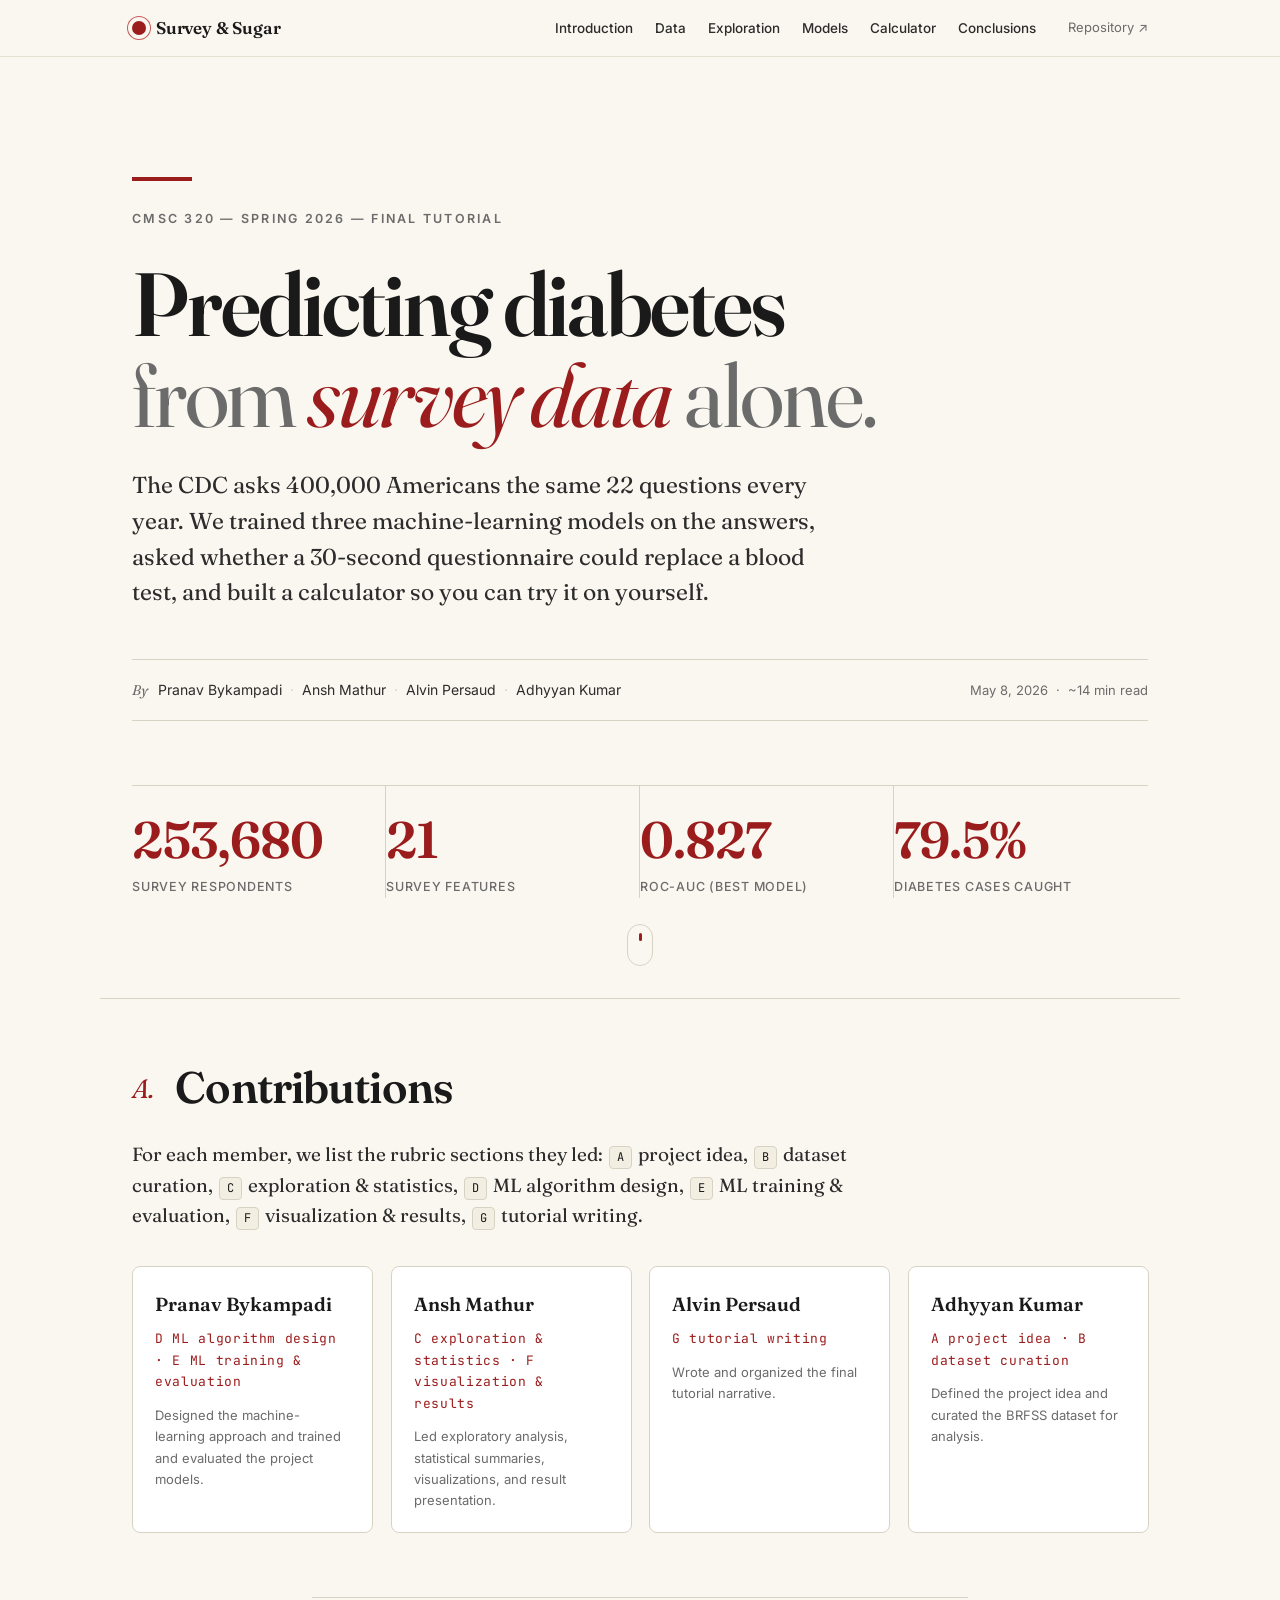
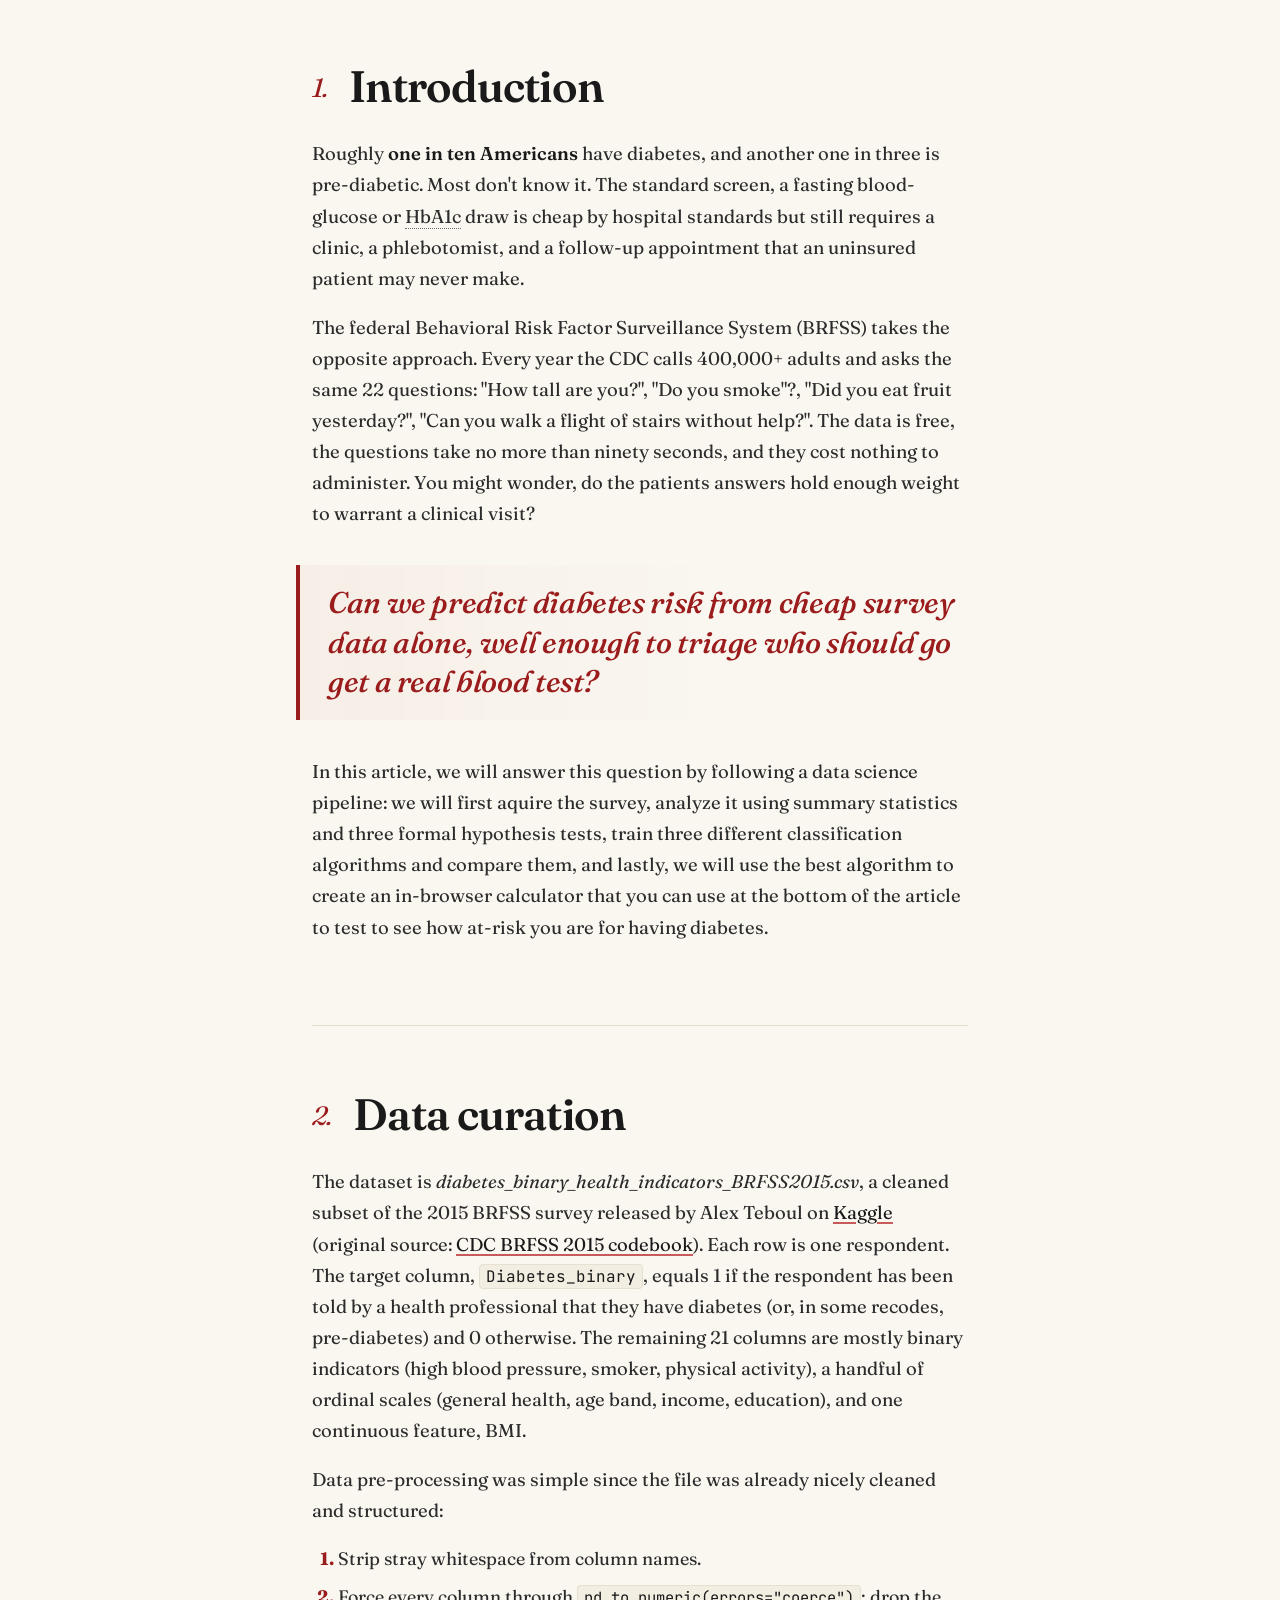
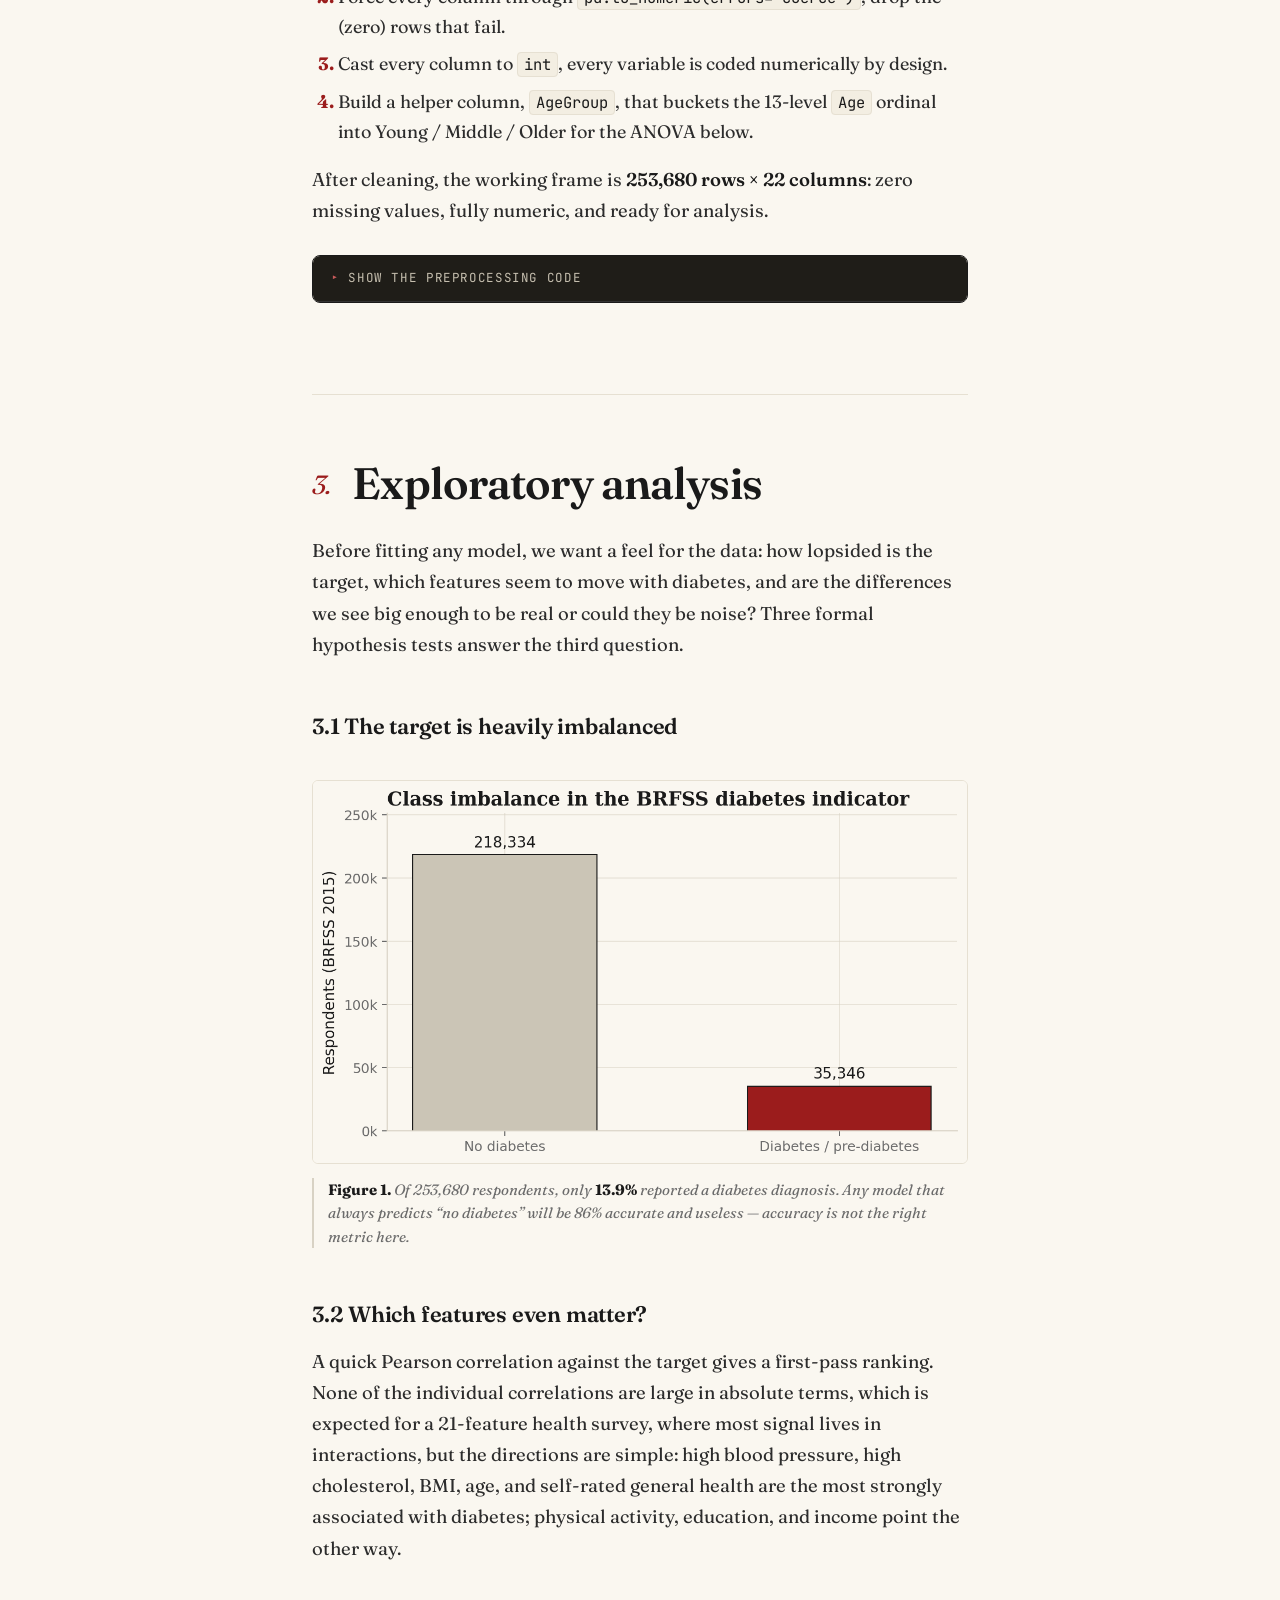
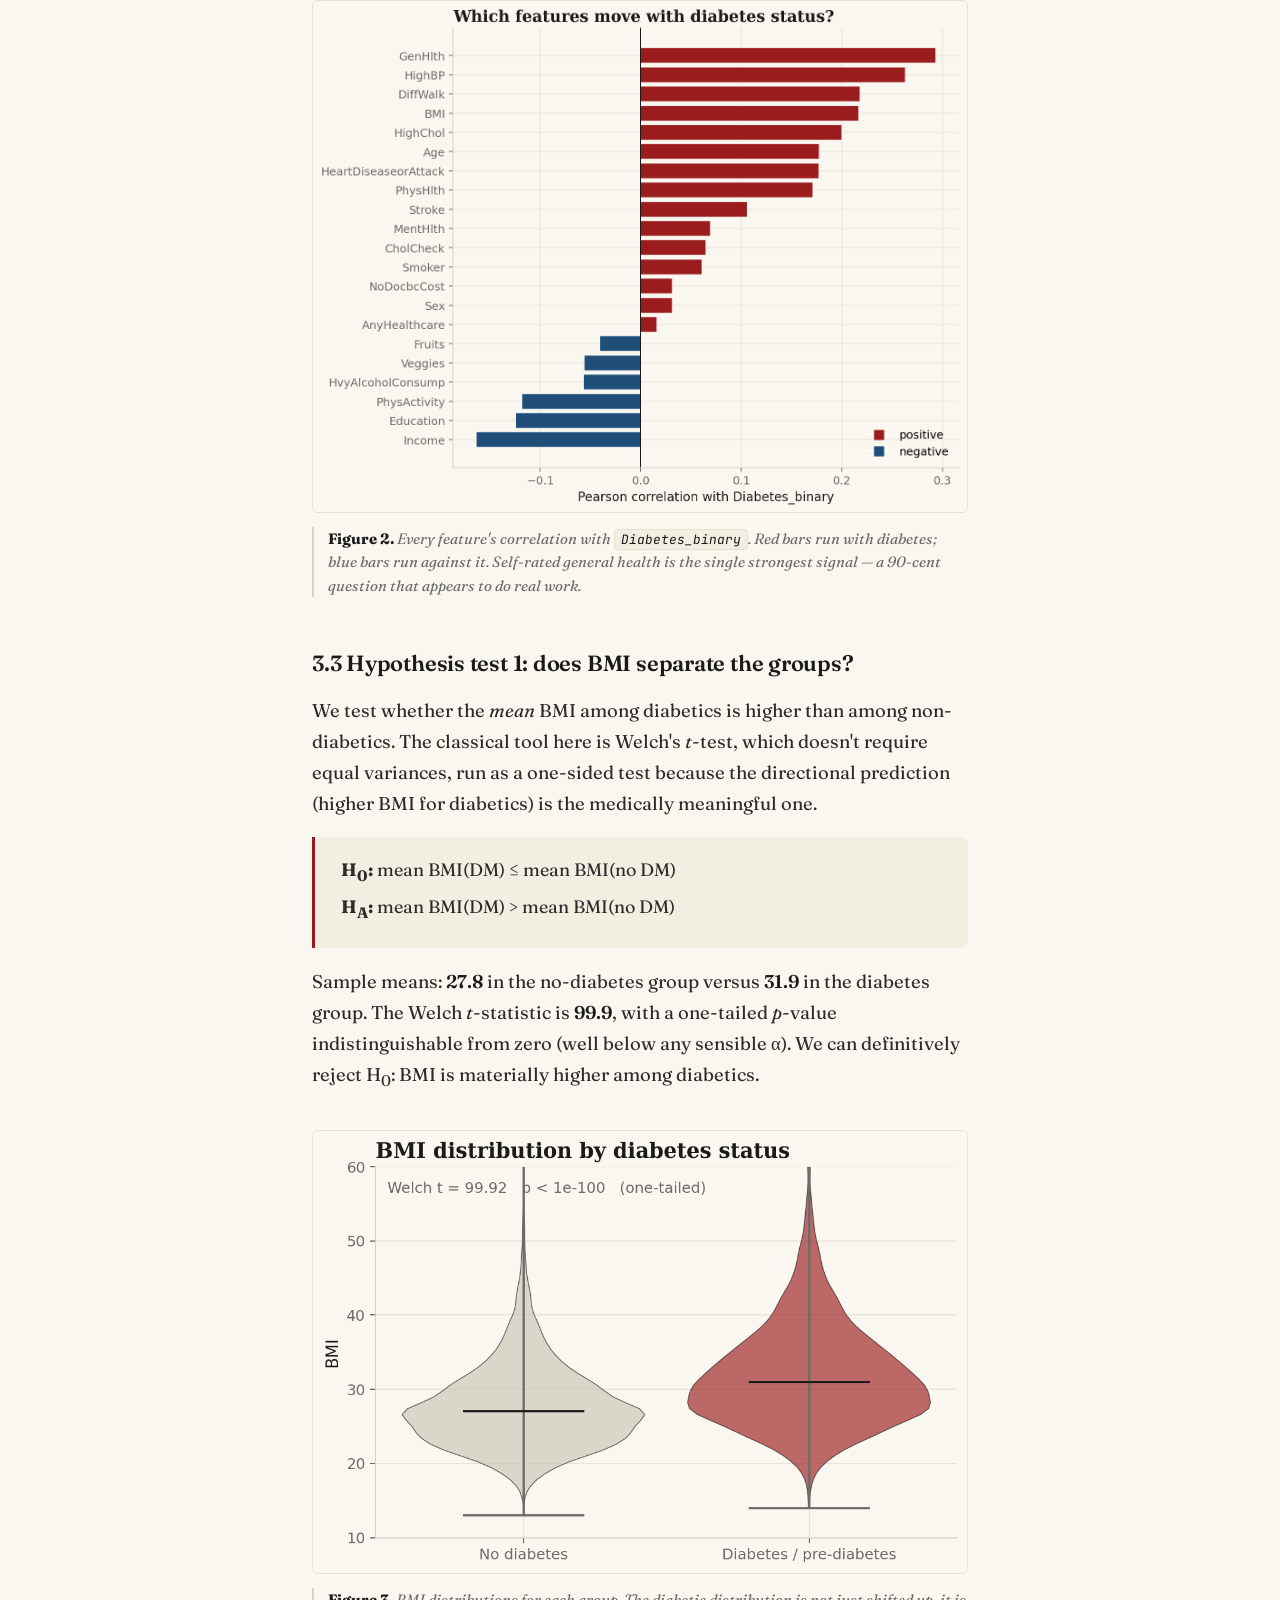
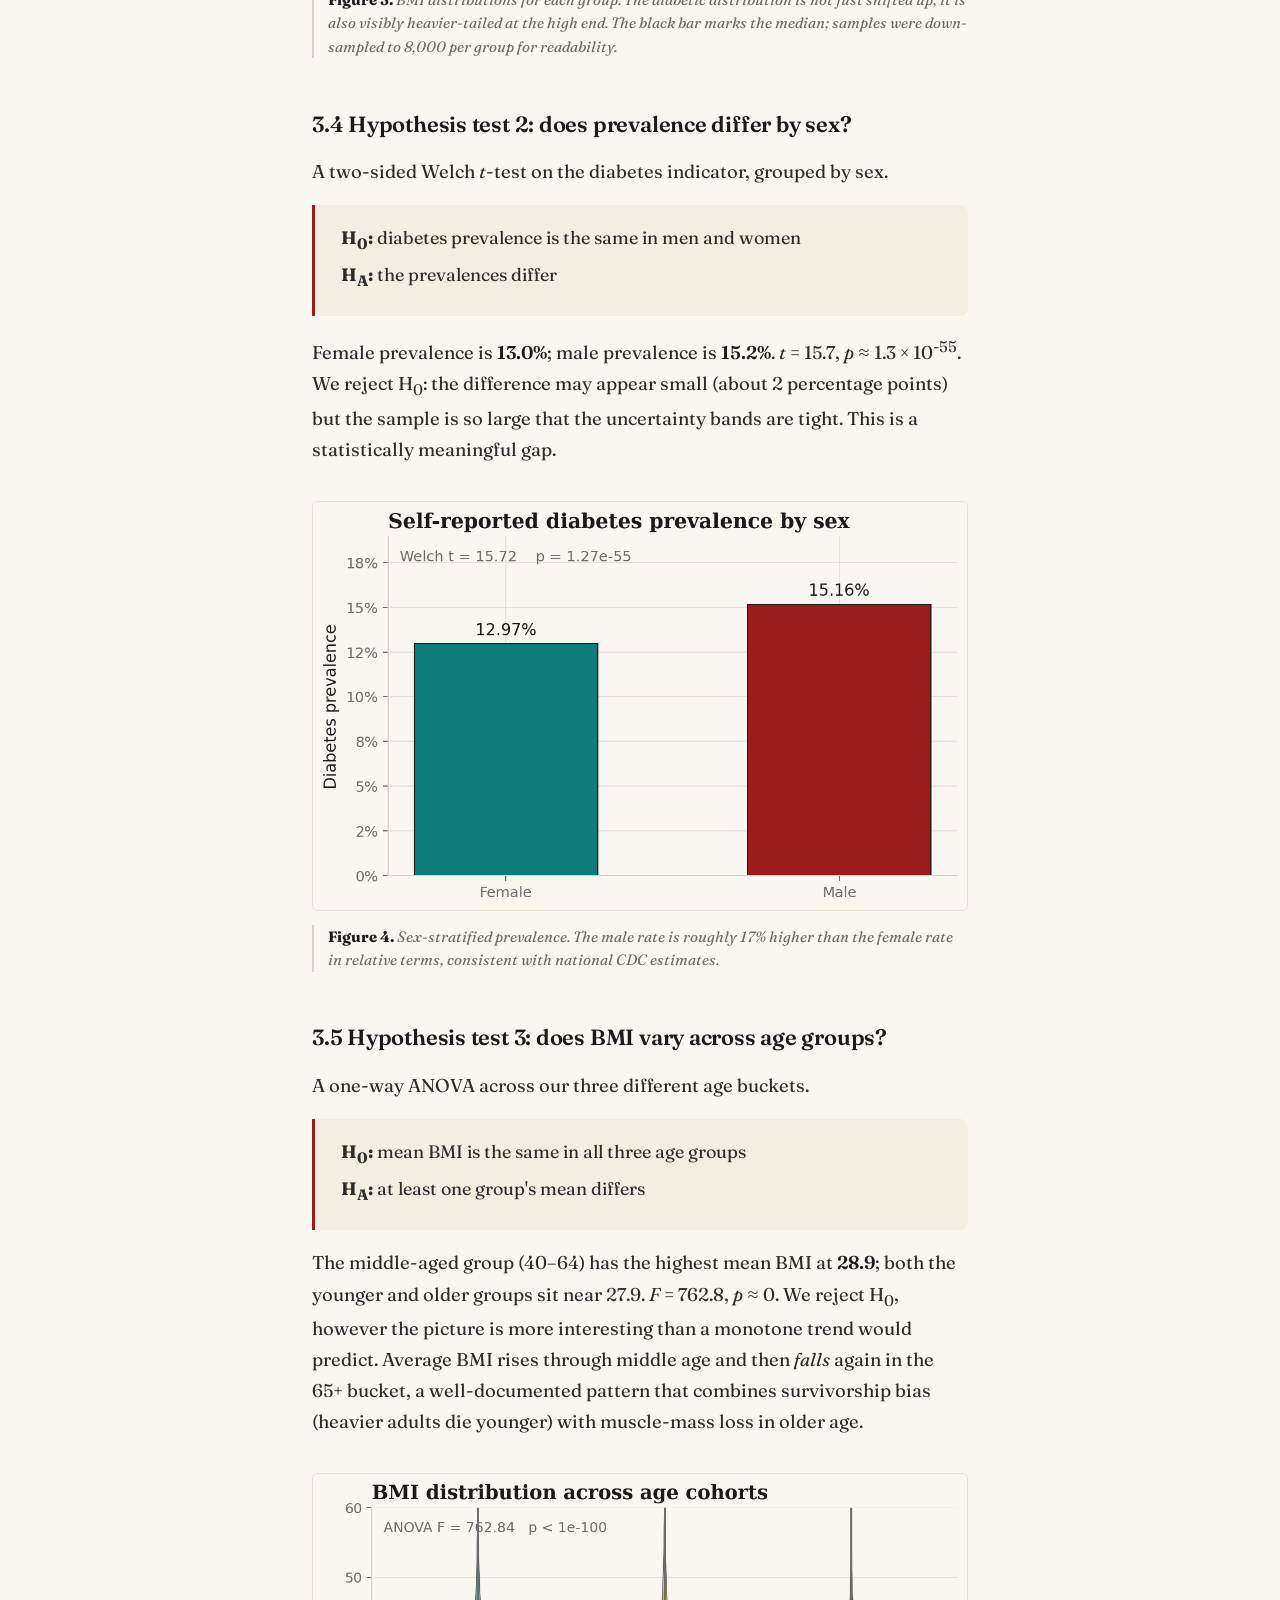
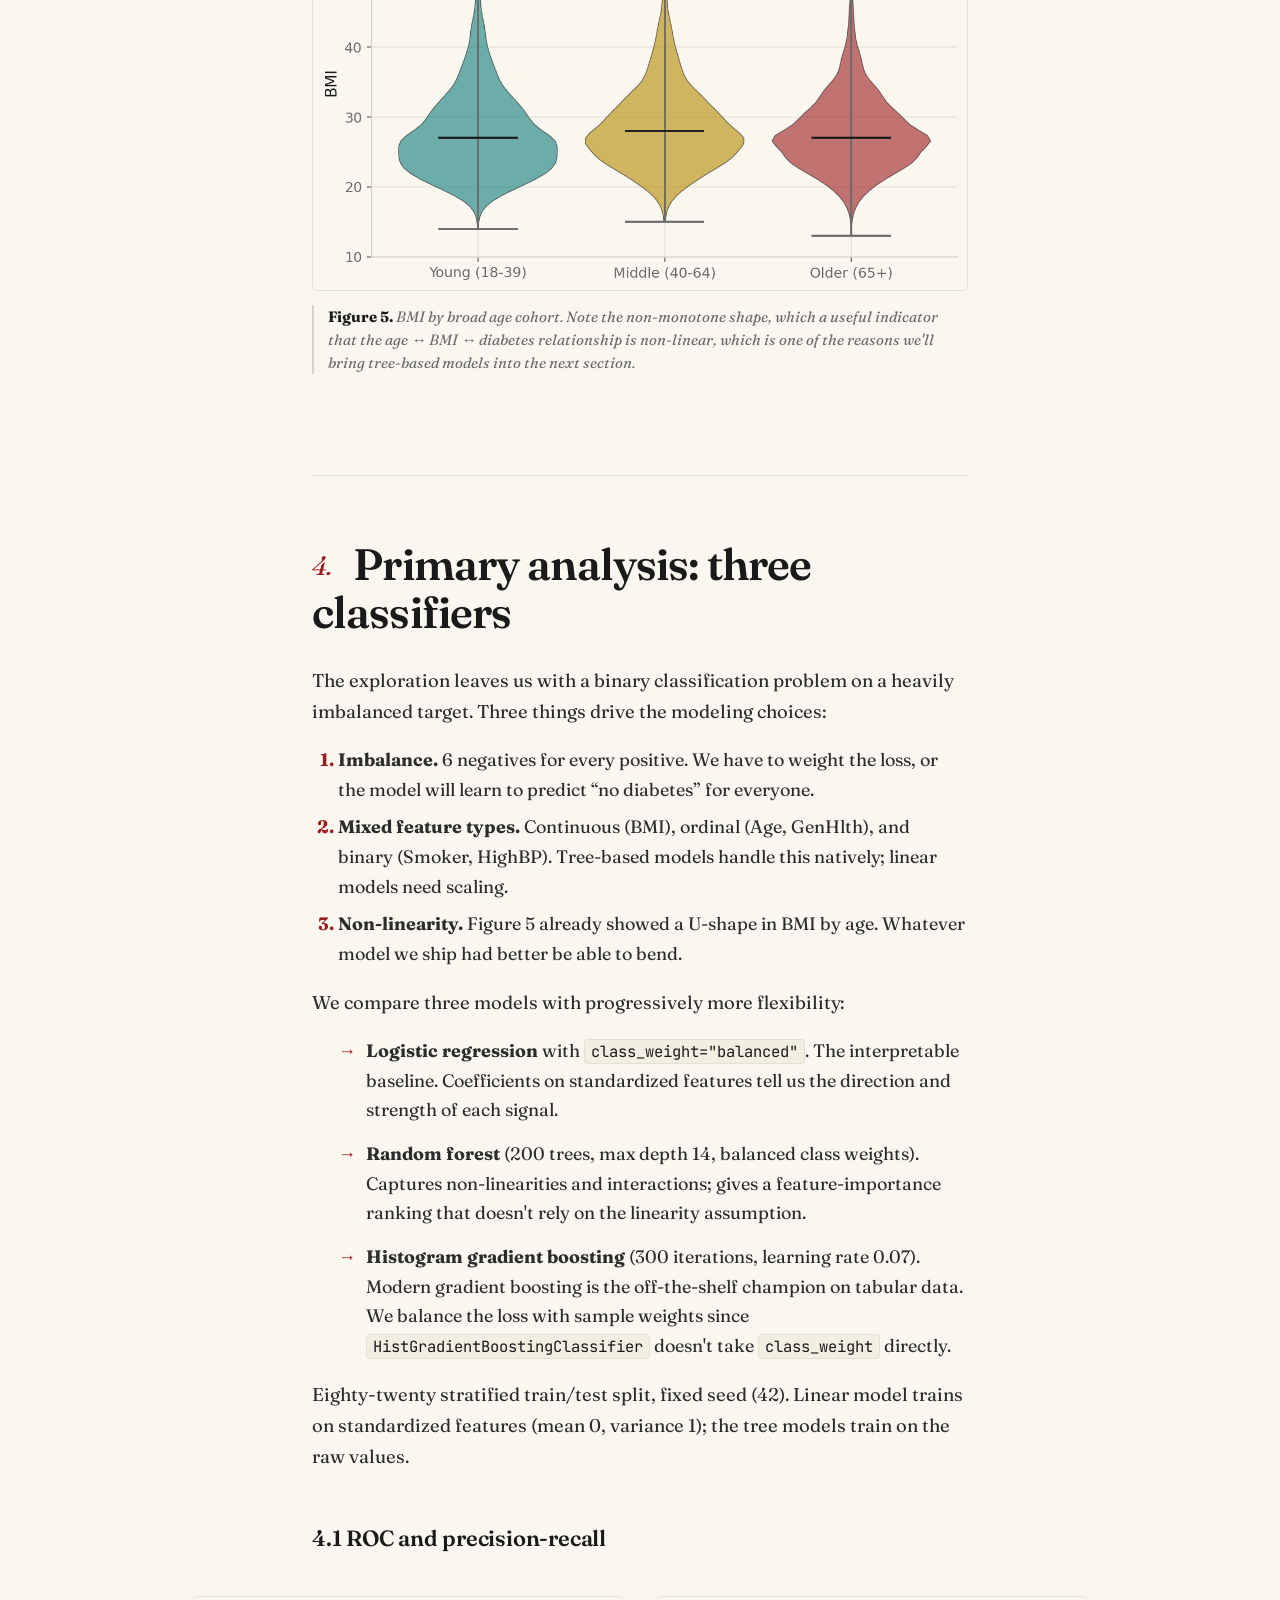
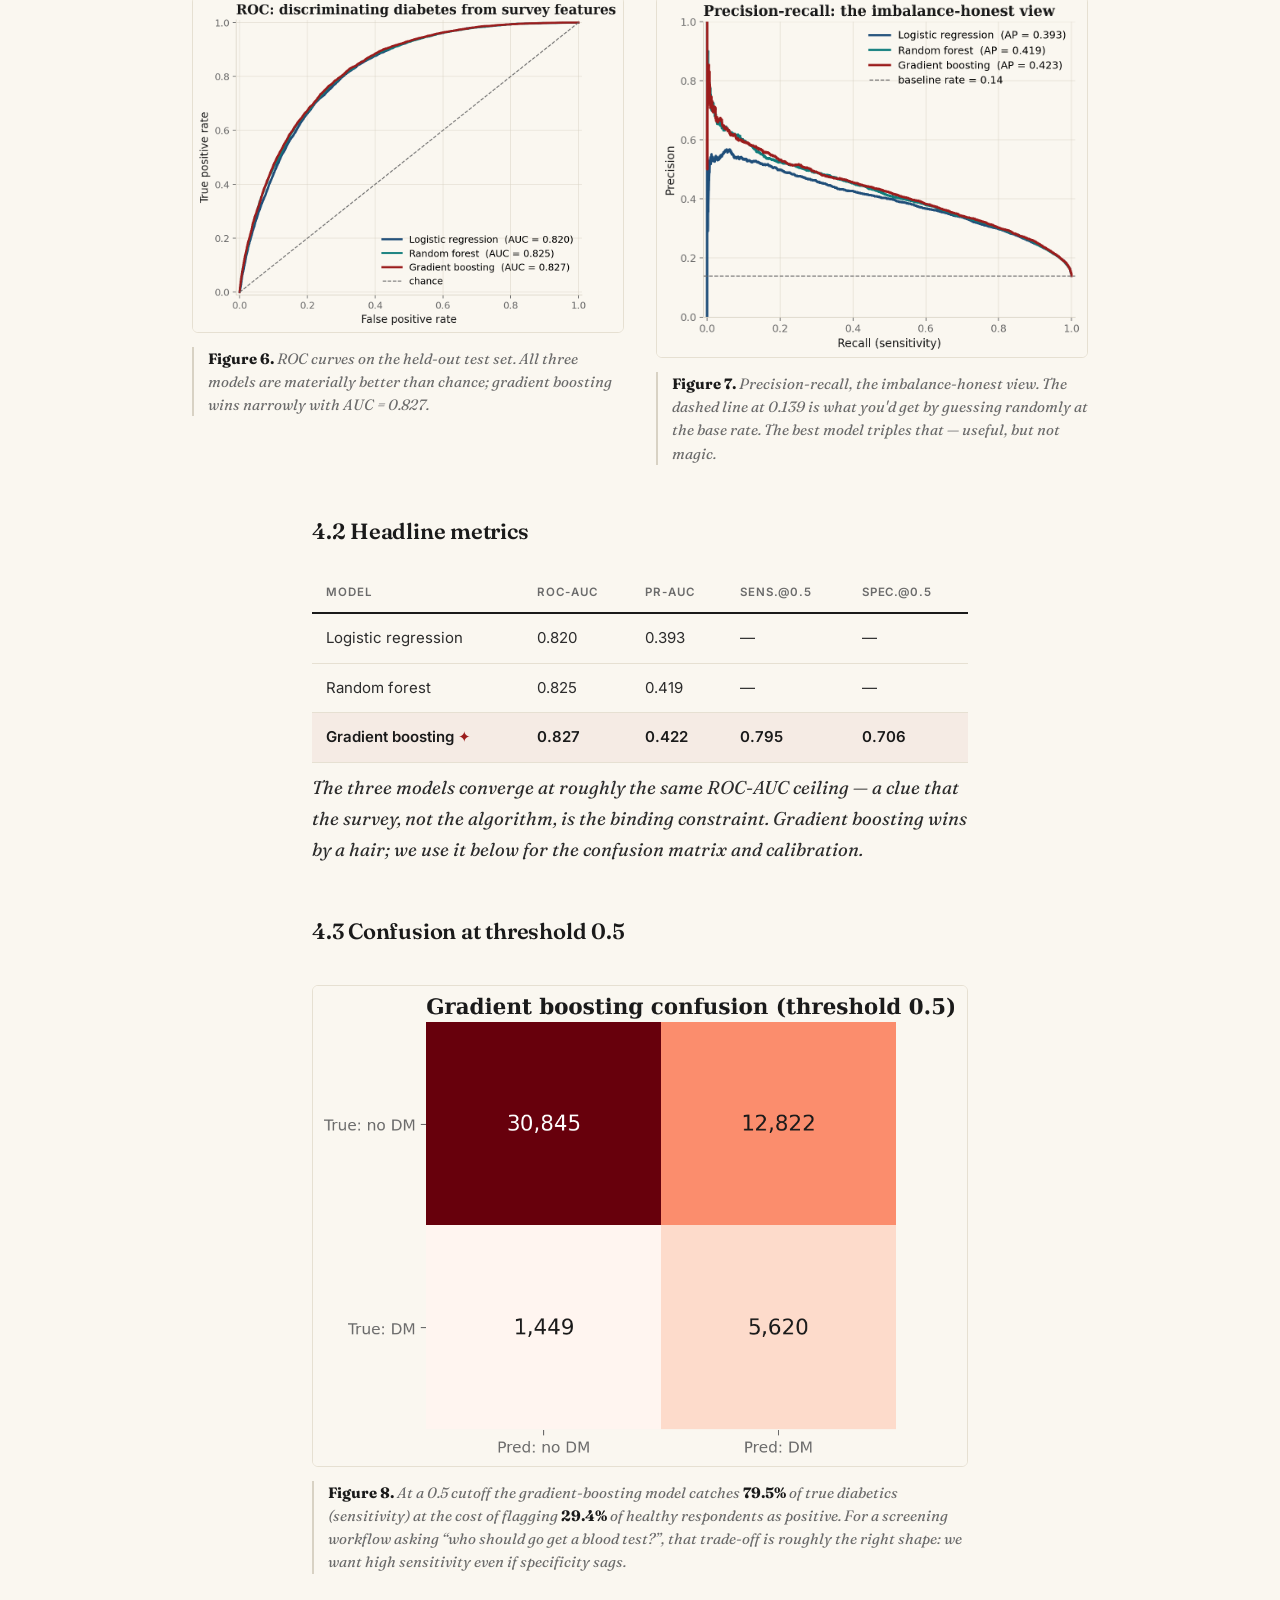
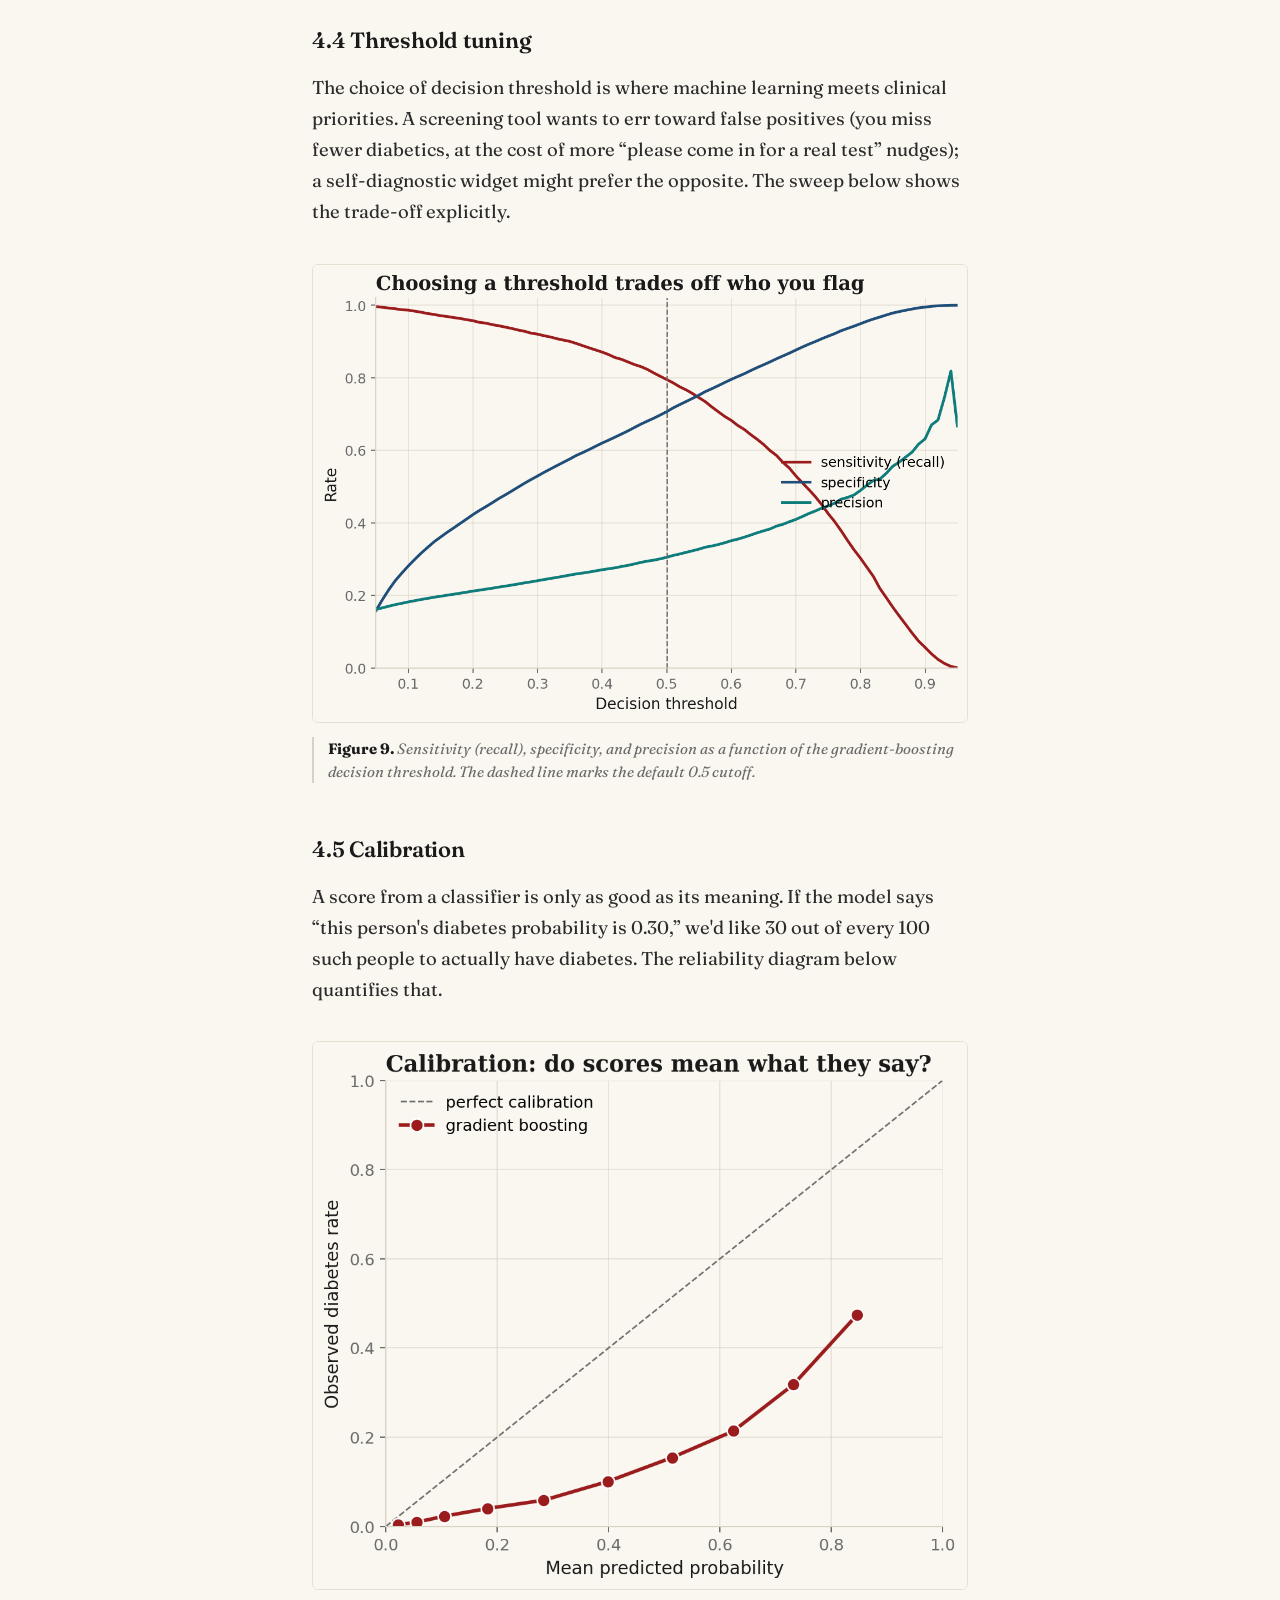
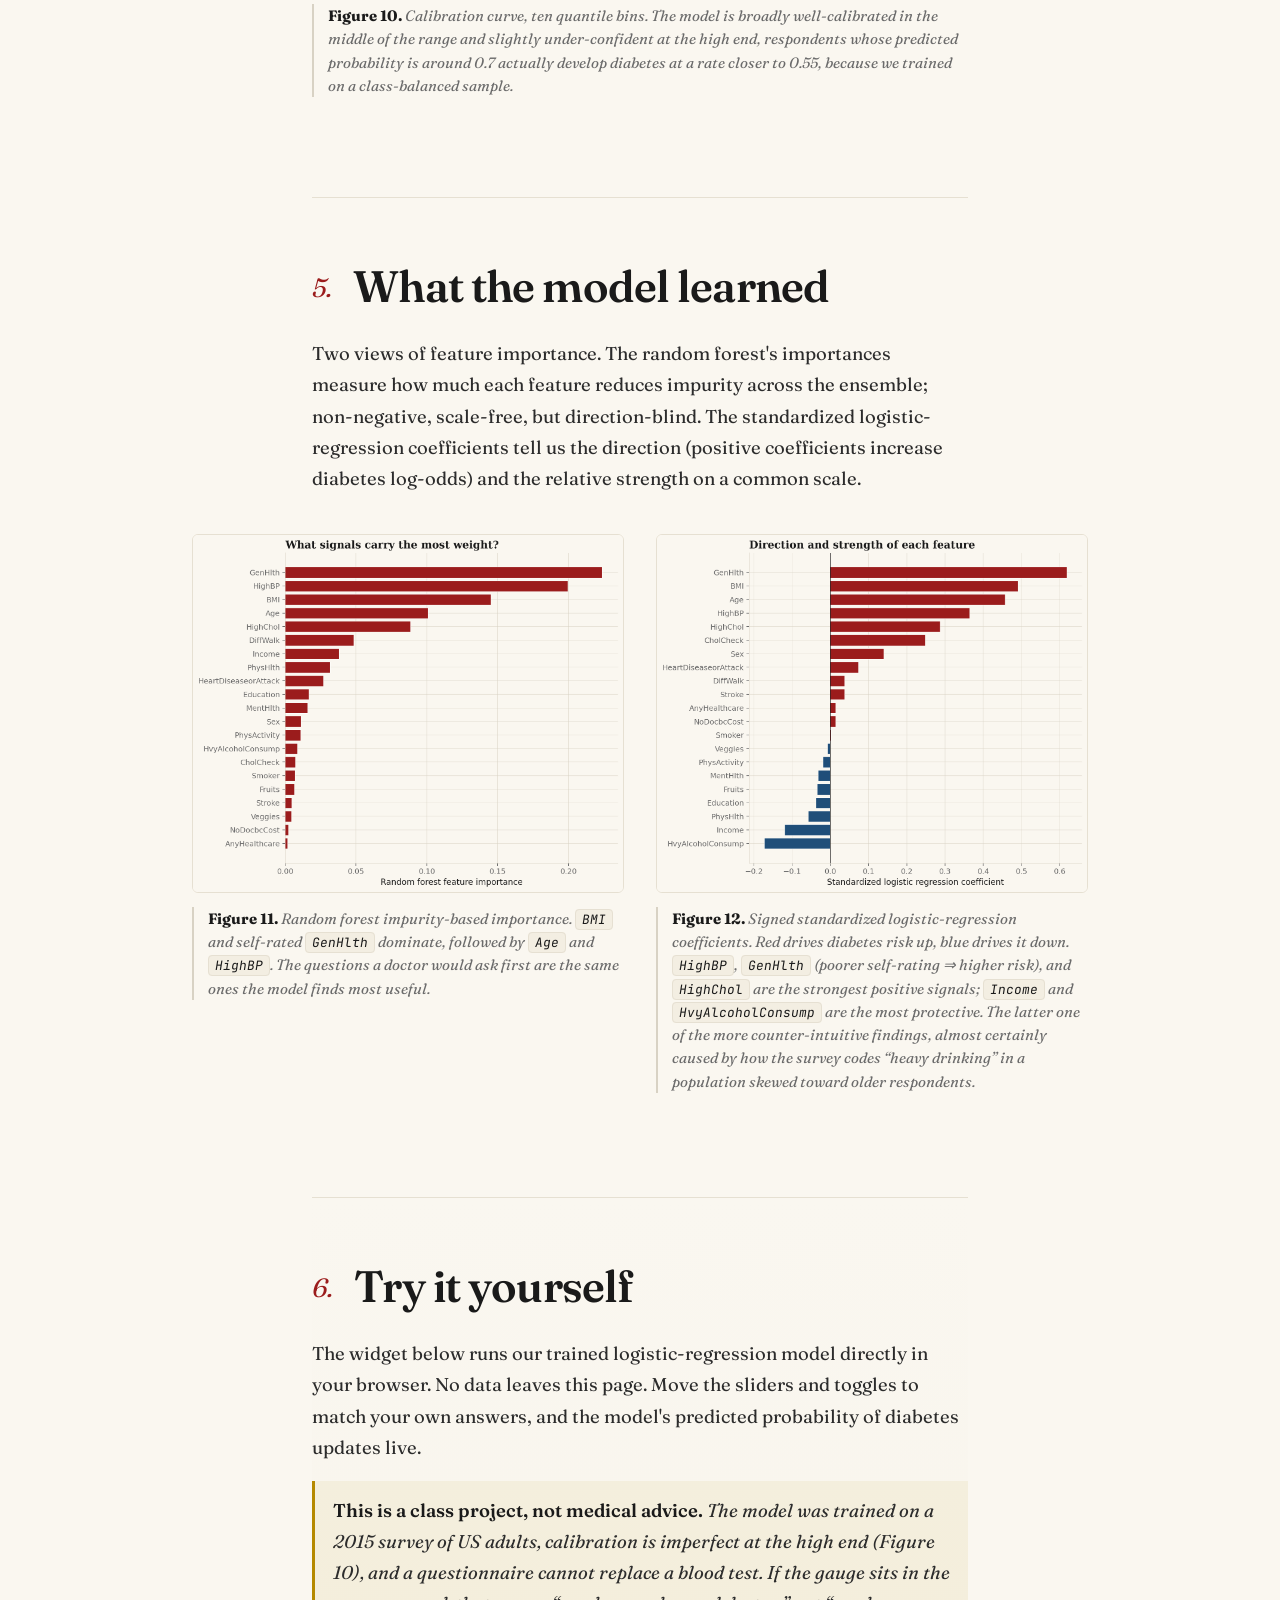
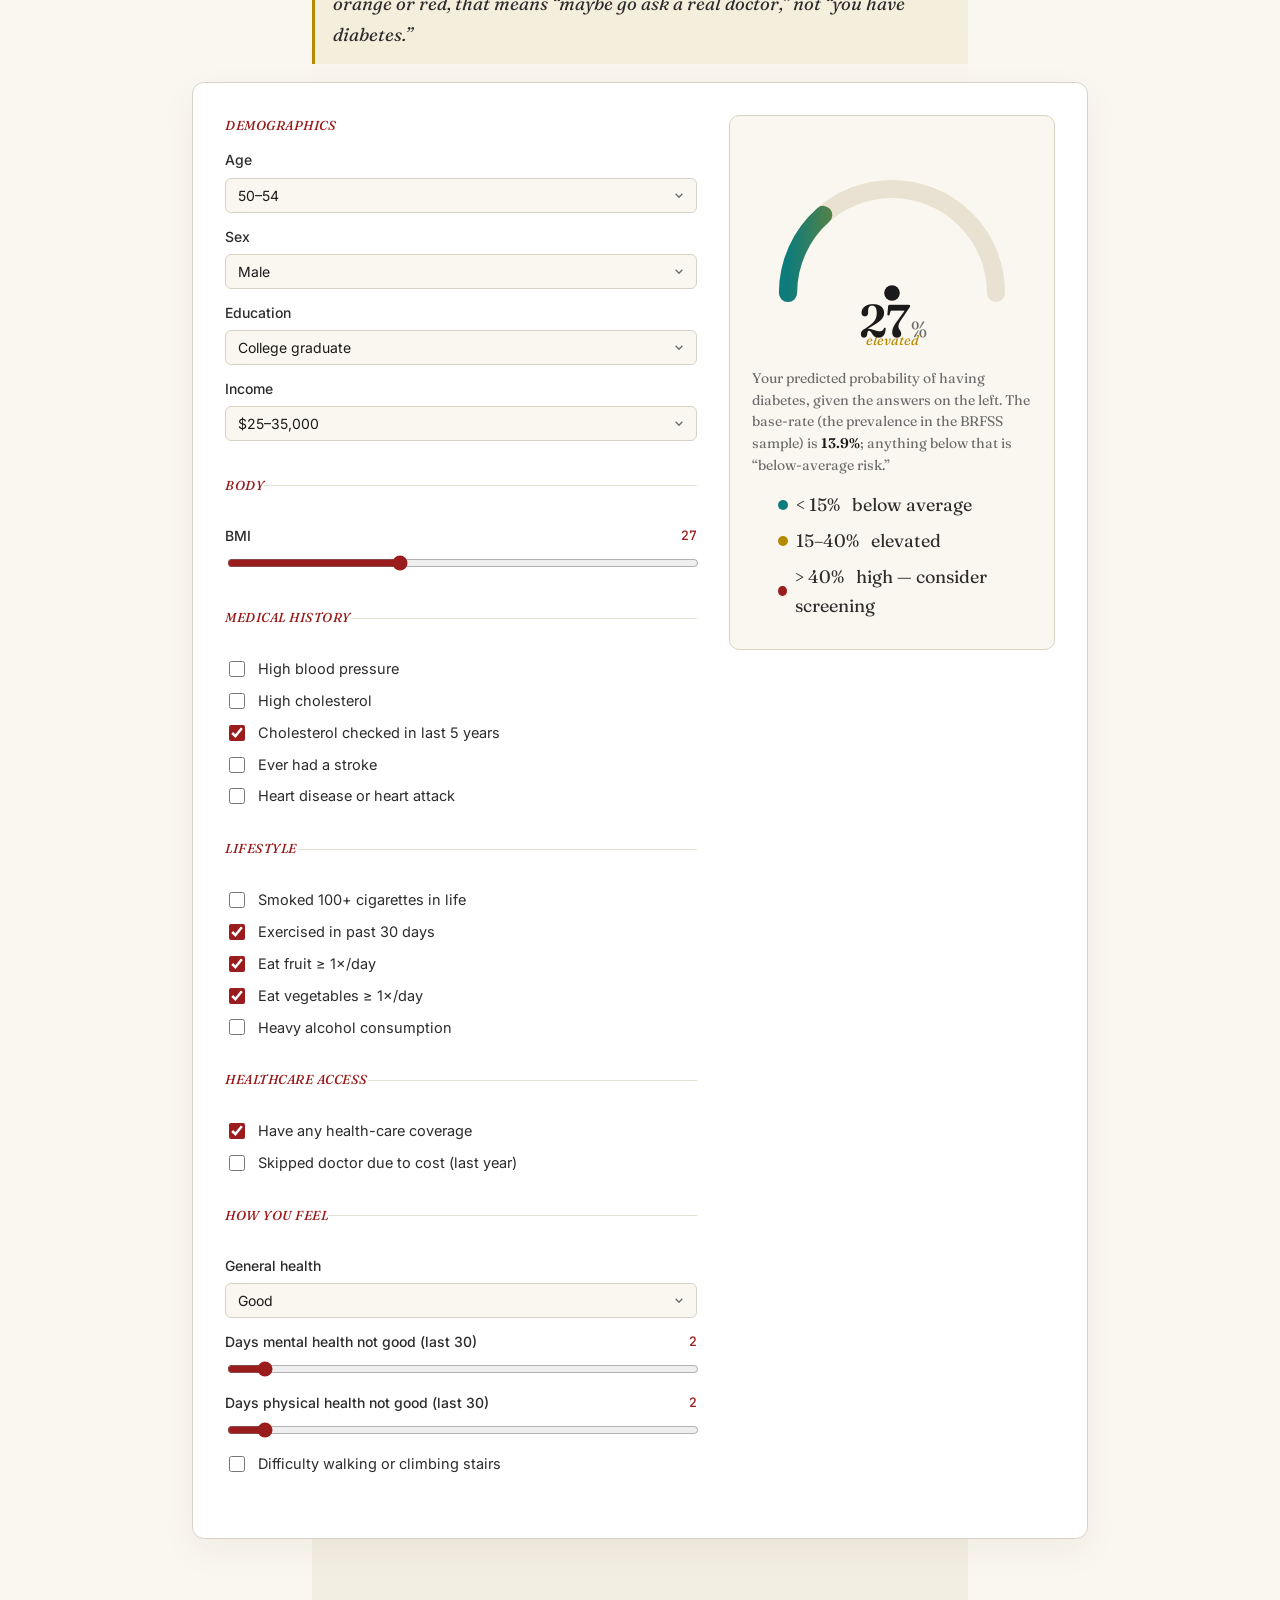
<file: docs/index.html>
<!doctype html>
<html lang="en">
<head>
  <meta charset="utf-8">
  <meta name="viewport" content="width=device-width,initial-scale=1">
  <title>Predicting Diabetes from Survey Data Alone — CMSC320 Spring 2026</title>
  <meta name="description" content="A data-science tutorial that uses the 2015 BRFSS health survey to ask whether 21 lifestyle and demographic questions are enough to flag people at risk for diabetes.">
  <link rel="preconnect" href="https://fonts.googleapis.com">
  <link rel="preconnect" href="https://fonts.gstatic.com" crossorigin>
  <link href="https://fonts.googleapis.com/css2?family=Fraunces:ital,opsz,wght@0,9..144,400;0,9..144,500;0,9..144,600;0,9..144,700;1,9..144,400;1,9..144,500&family=Inter:wght@400;500;600;700&family=JetBrains+Mono:wght@400;500&display=swap" rel="stylesheet">
  <link rel="stylesheet" href="styles.css">
</head>
<body>

<a class="skip-link" href="#main">Skip to content</a>

<header class="topbar">
  <div class="topbar__inner">
    <a class="topbar__brand" href="#top">
      <span class="topbar__mark"></span>
      <span class="topbar__title">Survey &amp; Sugar</span>
    </a>
    <nav class="topbar__nav" aria-label="Section navigation">
      <a href="#introduction">Introduction</a>
      <a href="#data">Data</a>
      <a href="#exploration">Exploration</a>
      <a href="#models">Models</a>
      <a href="#calculator">Calculator</a>
      <a href="#conclusions">Conclusions</a>
    </nav>
    <div class="topbar__meta">
      <a href="https://github.com/amath18/cmsc320finalproject" target="_blank" rel="noopener">Repository ↗</a>
    </div>
  </div>
</header>

<main id="main">

<section class="hero" id="top">
  <div class="hero__rule"></div>
  <p class="eyebrow">CMSC 320 — Spring 2026 — Final Tutorial</p>
  <h1 class="display">
    Predicting diabetes
    <span class="display__alt">from <em>survey data</em> alone.</span>
  </h1>
  <p class="dek">
    The CDC asks 400,000 Americans the same 22 questions every year. We trained
    three machine-learning models on the answers, asked whether a 30-second
    questionnaire could replace a blood test, and built a calculator so you can
    try it on yourself.
  </p>
  <div class="byline">
    <div class="byline__authors">
      <span class="byline__label">By</span>
      Pranav Bykampadi <span class="byline__sep">·</span>
      Ansh Mathur <span class="byline__sep">·</span>
      Alvin Persaud <span class="byline__sep">·</span>
      Adhyyan Kumar
    </div>
    <div class="byline__date">May 8, 2026 &nbsp;·&nbsp; ~14 min read</div>
  </div>
  <div class="hero__stats">
    <figure class="stat">
      <div class="stat__num" data-counter="253680">253,680</div>
      <figcaption>survey respondents</figcaption>
    </figure>
    <figure class="stat">
      <div class="stat__num">21</div>
      <figcaption>survey features</figcaption>
    </figure>
    <figure class="stat">
      <div class="stat__num">0.827</div>
      <figcaption>ROC-AUC (best model)</figcaption>
    </figure>
    <figure class="stat">
      <div class="stat__num">79.5%</div>
      <figcaption>diabetes cases caught</figcaption>
    </figure>
  </div>
  <a class="hero__scroll" href="#contributions" aria-label="Scroll down">
    <span></span>
  </a>
</section>

<section class="contrib" id="contributions">
  <h2 class="section-heading"><span class="section-heading__num">A.</span> Contributions</h2>
  <p class="lede">
    For each member, we list the rubric sections they led:
    <span class="key">A</span> project idea,
    <span class="key">B</span> dataset curation,
    <span class="key">C</span> exploration &amp; statistics,
    <span class="key">D</span> ML algorithm design,
    <span class="key">E</span> ML training &amp; evaluation,
    <span class="key">F</span> visualization &amp; results,
    <span class="key">G</span> tutorial writing.
  </p>
  <div class="contrib-grid">
    <article class="contrib-card">
      <h3>Pranav Bykampadi</h3>
      <p class="contrib-card__sections"><span>D</span> ML algorithm design · <span>E</span> ML training &amp; evaluation</p>
      <p class="contrib-card__note">Designed the machine-learning approach and trained and evaluated the project models.</p>
    </article>
    <article class="contrib-card">
      <h3>Ansh Mathur</h3>
      <p class="contrib-card__sections"><span>C</span> exploration &amp; statistics · <span>F</span> visualization &amp; results</p>
      <p class="contrib-card__note">Led exploratory analysis, statistical summaries, visualizations, and result presentation.</p>
    </article>
    <article class="contrib-card">
      <h3>Alvin Persaud</h3>
      <p class="contrib-card__sections"><span>G</span> tutorial writing</p>
      <p class="contrib-card__note">Wrote and organized the final tutorial narrative.</p>
    </article>
    <article class="contrib-card">
      <h3>Adhyyan Kumar</h3>
      <p class="contrib-card__sections"><span>A</span> project idea · <span>B</span> dataset curation</p>
      <p class="contrib-card__note">Defined the project idea and curated the BRFSS dataset for analysis.</p>
    </article>
  </div>
</section>

<article class="prose">

  <section id="introduction">
    <h2 class="section-heading"><span class="section-heading__num">1.</span> Introduction</h2>
    <p class="lede">
      Roughly <strong>one in ten Americans</strong> have diabetes, and another one in three is
      pre-diabetic. Most don't know it. The standard screen, a fasting blood-glucose or
      <abbr title="Glycated hemoglobin, a marker of long-term blood sugar">HbA1c</abbr> draw
      is cheap by hospital standards but still requires a clinic, a phlebotomist, and a follow-up
      appointment that an uninsured patient may never make.
    </p>
    <p>
      The federal Behavioral Risk Factor Surveillance System (BRFSS) takes the opposite approach.
      Every year the CDC calls 400,000+ adults and asks the same 22 questions: "How tall are you?",
      "Do you smoke"?, "Did you eat fruit yesterday?", "Can you walk a flight of stairs without help?".
      The data is free, the questions take no more than ninety seconds, and they cost nothing to
      administer. You might wonder, do the patients answers hold enough weight to warrant a clinical visit?
    </p>
    <blockquote class="pullquote">
      Can we predict diabetes risk from cheap survey data alone, well enough to triage who should
      go get a real blood test?
    </blockquote>
    <p>
      In this article, we will answer this question by following a data science pipeline: we will
      first aquire the survey, analyze it using summary statistics and three formal hypothesis
      tests, train three different classification algorithms and compare them, and lastly, we will
      use the best algorithm to create an in-browser calculator that you can use at the bottom of
      the article to test to see how at-risk you are for having diabetes.
    </p>
  </section>

  <section id="data">
    <h2 class="section-heading"><span class="section-heading__num">2.</span> Data curation</h2>
    <p>
      The dataset is <em>diabetes_binary_health_indicators_BRFSS2015.csv</em>, a cleaned subset of
      the 2015 BRFSS survey released by Alex Teboul on
      <a href="https://www.kaggle.com/datasets/alexteboul/diabetes-health-indicators-dataset" target="_blank" rel="noopener">Kaggle</a>
      (original source: <a href="https://www.cdc.gov/brfss/annual_data/annual_2015.html" target="_blank" rel="noopener">CDC BRFSS 2015 codebook</a>).
      Each row is one respondent. The target column,
      <code>Diabetes_binary</code>, equals 1 if the respondent has been told by a health
      professional that they have diabetes (or, in some recodes, pre-diabetes) and 0 otherwise.
      The remaining 21 columns are mostly binary indicators (high blood pressure, smoker, physical
      activity), a handful of ordinal scales (general health, age band, income, education), and one
      continuous feature, BMI.
    </p>
    <p>
      Data pre-processing was simple since the file was already nicely cleaned and structured:
    </p>
    <ol class="steps">
      <li>Strip stray whitespace from column names.</li>
      <li>Force every column through <code>pd.to_numeric(errors="coerce")</code>; drop the (zero) rows that fail.</li>
      <li>Cast every column to <code>int</code>, every variable is coded numerically by design.</li>
      <li>Build a helper column, <code>AgeGroup</code>, that buckets the 13-level <code>Age</code> ordinal into Young / Middle / Older for the ANOVA below.</li>
    </ol>
    <p>
      After cleaning, the working frame is <strong>253,680 rows × 22 columns</strong>: zero missing
      values, fully numeric, and ready for analysis.
    </p>

    <details class="codeblock">
      <summary>Show the preprocessing code</summary>
<pre><code class="lang-python">import pandas as pd

df = pd.read_csv("diabetes_binary_health_indicators_BRFSS2015.csv")
df.columns = df.columns.str.strip()

for col in df.columns:
    df[col] = pd.to_numeric(df[col], errors="coerce")

df = df.dropna()
for col in df.columns:
    df[col] = df[col].astype(int)

def age_bucket(code):
    if code &lt;= 4:  return "Young (18-39)"
    if code &lt;= 9:  return "Middle (40-64)"
    return "Older (65+)"

df["AgeGroup"] = df["Age"].apply(age_bucket)
df.shape  # (253680, 22) before AgeGroup, (253680, 23) after</code></pre>
    </details>
  </section>

  <section id="exploration">
    <h2 class="section-heading"><span class="section-heading__num">3.</span> Exploratory analysis</h2>
    <p>
      Before fitting any model, we want a feel for the data: how lopsided is the target, which features
      seem to move with diabetes, and are the differences we see big enough to be real or could they
      be noise? Three formal hypothesis tests answer the third question.
    </p>

    <h3>3.1 The target is heavily imbalanced</h3>
    <figure class="figure">
      <img src="figures/01_class_balance.png" alt="Bar chart showing 218,334 respondents without diabetes and 35,346 with diabetes">
      <figcaption>
        <strong>Figure 1.</strong> Of 253,680 respondents, only <strong>13.9%</strong> reported a
        diabetes diagnosis. Any model that always predicts &ldquo;no diabetes&rdquo; will be 86%
        accurate and useless — accuracy is not the right metric here.
      </figcaption>
    </figure>

    <h3>3.2 Which features even matter?</h3>
    <p>
      A quick Pearson correlation against the target gives a first-pass ranking. None of the
      individual correlations are large in absolute terms, which is expected for a 21-feature health
      survey, where most signal lives in interactions, but the directions are simple: high blood
      pressure, high cholesterol, BMI, age, and self-rated general health are the most strongly
      associated with diabetes; physical activity, education, and income point the other way.
    </p>
    <figure class="figure">
      <img src="figures/02_correlations.png" alt="Horizontal bar chart of each feature's Pearson correlation with the target">
      <figcaption>
        <strong>Figure 2.</strong> Every feature's correlation with <code>Diabetes_binary</code>.
        Red bars run with diabetes; blue bars run against it. Self-rated <em>general health</em>
        is the single strongest signal — a 90-cent question that appears to do real work.
      </figcaption>
    </figure>

    <h3>3.3 Hypothesis test 1: does BMI separate the groups?</h3>
    <p>
      We test whether the <em>mean</em> BMI among diabetics is higher than among non-diabetics. The
      classical tool here is Welch's <em>t</em>-test, which doesn't require equal variances, run as a
      one-sided test because the directional prediction (higher BMI for diabetics) is the medically
      meaningful one.
    </p>
    <ul class="hypotheses">
      <li><strong>H<sub>0</sub>:</strong> mean BMI(DM) ≤ mean BMI(no DM)</li>
      <li><strong>H<sub>A</sub>:</strong> mean BMI(DM) &gt; mean BMI(no DM)</li>
    </ul>
    <p>
      Sample means: <strong>27.8</strong> in the no-diabetes group versus <strong>31.9</strong> in the
      diabetes group. The Welch <em>t</em>-statistic is <strong>99.9</strong>, with a one-tailed
      <em>p</em>-value indistinguishable from zero (well below any sensible α). We can definitively reject
      H<sub>0</sub>: BMI is materially higher among diabetics.
    </p>
    <figure class="figure">
      <img src="figures/03_bmi_violin.png" alt="Violin plot of BMI distribution by diabetes status">
      <figcaption>
        <strong>Figure 3.</strong> BMI distributions for each group. The diabetic distribution is
        not just shifted up, it is also visibly heavier-tailed at the high end. The black bar marks
        the median; samples were down-sampled to 8,000 per group for readability.
      </figcaption>
    </figure>

    <h3>3.4 Hypothesis test 2: does prevalence differ by sex?</h3>
    <p>
      A two-sided Welch <em>t</em>-test on the diabetes indicator, grouped by sex.
    </p>
    <ul class="hypotheses">
      <li><strong>H<sub>0</sub>:</strong> diabetes prevalence is the same in men and women</li>
      <li><strong>H<sub>A</sub>:</strong> the prevalences differ</li>
    </ul>
    <p>
      Female prevalence is <strong>13.0%</strong>; male prevalence is <strong>15.2%</strong>.
      <em>t</em> = 15.7, <em>p</em> ≈ 1.3 × 10<sup>-55</sup>. We reject H<sub>0</sub>: the difference
      may appear small (about 2 percentage points) but the sample is so large that the
      uncertainty bands are tight. This is a statistically meaningful gap.
    </p>
    <figure class="figure">
      <img src="figures/04_sex_prevalence.png" alt="Bar chart comparing female and male diabetes prevalence">
      <figcaption>
        <strong>Figure 4.</strong> Sex-stratified prevalence. The male rate is roughly 17% higher
        than the female rate in relative terms, consistent with national CDC estimates.
      </figcaption>
    </figure>

    <h3>3.5 Hypothesis test 3: does BMI vary across age groups?</h3>
    <p>
      A one-way ANOVA across our three different age buckets.
    </p>
    <ul class="hypotheses">
      <li><strong>H<sub>0</sub>:</strong> mean BMI is the same in all three age groups</li>
      <li><strong>H<sub>A</sub>:</strong> at least one group's mean differs</li>
    </ul>
    <p>
      The middle-aged group (40–64) has the highest mean BMI at <strong>28.9</strong>; both the
      younger and older groups sit near 27.9. <em>F</em> = 762.8, <em>p</em> ≈ 0. We reject
      H<sub>0</sub>, however the picture is more interesting than a monotone trend would predict.
      Average BMI rises through middle age and then <em>falls</em> again in the 65+ bucket, a
      well-documented pattern that combines survivorship bias (heavier adults die younger) with
      muscle-mass loss in older age.
    </p>
    <figure class="figure">
      <img src="figures/05_age_bmi_violin.png" alt="Violin plot of BMI distribution across three age cohorts">
      <figcaption>
        <strong>Figure 5.</strong> BMI by broad age cohort. Note the non-monotone shape, which a useful
        indicator that the age &harr; BMI &harr; diabetes relationship is non-linear, which is one of
        the reasons we'll bring tree-based models into the next section.
      </figcaption>
    </figure>
  </section>

  <section id="models">
    <h2 class="section-heading"><span class="section-heading__num">4.</span> Primary analysis: three classifiers</h2>
    <p>
      The exploration leaves us with a binary classification problem on a heavily imbalanced
      target. Three things drive the modeling choices:
    </p>
    <ol class="steps">
      <li>
        <strong>Imbalance.</strong> 6 negatives for every positive. We have to weight the loss, or
        the model will learn to predict &ldquo;no diabetes&rdquo; for everyone.
      </li>
      <li>
        <strong>Mixed feature types.</strong> Continuous (BMI), ordinal (Age, GenHlth), and binary
        (Smoker, HighBP). Tree-based models handle this natively; linear models need scaling.
      </li>
      <li>
        <strong>Non-linearity.</strong> Figure 5 already showed a U-shape in BMI by age. Whatever
        model we ship had better be able to bend.
      </li>
    </ol>
    <p>
      We compare three models with progressively more flexibility:
    </p>
    <ul class="model-list">
      <li>
        <strong>Logistic regression</strong> with <code>class_weight="balanced"</code>. The
        interpretable baseline. Coefficients on standardized features tell us the direction and
        strength of each signal.
      </li>
      <li>
        <strong>Random forest</strong> (200 trees, max depth 14, balanced class weights). Captures
        non-linearities and interactions; gives a feature-importance ranking that doesn't rely on
        the linearity assumption.
      </li>
      <li>
        <strong>Histogram gradient boosting</strong> (300 iterations, learning rate 0.07). Modern
        gradient boosting is the off-the-shelf champion on tabular data. We balance the loss with
        sample weights since <code>HistGradientBoostingClassifier</code> doesn't take
        <code>class_weight</code> directly.
      </li>
    </ul>
    <p>
      Eighty-twenty stratified train/test split, fixed seed (42). Linear model trains on
      standardized features (mean 0, variance 1); the tree models train on the raw values.
    </p>

    <h3>4.1 ROC and precision-recall</h3>
    <div class="figure-row">
      <figure class="figure">
        <img src="figures/06_roc_curves.png" alt="ROC curves for the three models">
        <figcaption>
          <strong>Figure 6.</strong> ROC curves on the held-out test set. All three models are
          materially better than chance; gradient boosting wins narrowly with AUC = 0.827.
        </figcaption>
      </figure>
      <figure class="figure">
        <img src="figures/07_pr_curves.png" alt="Precision-recall curves for the three models">
        <figcaption>
          <strong>Figure 7.</strong> Precision-recall, the imbalance-honest view. The dashed line
          at 0.139 is what you'd get by guessing randomly at the base rate. The best model triples
          that — useful, but not magic.
        </figcaption>
      </figure>
    </div>

    <h3>4.2 Headline metrics</h3>
    <table class="metrics">
      <thead>
        <tr><th>Model</th><th>ROC-AUC</th><th>PR-AUC</th><th>Sens.@0.5</th><th>Spec.@0.5</th></tr>
      </thead>
      <tbody>
        <tr><td>Logistic regression</td><td>0.820</td><td>0.393</td><td>—</td><td>—</td></tr>
        <tr><td>Random forest</td><td>0.825</td><td>0.419</td><td>—</td><td>—</td></tr>
        <tr class="winner"><td>Gradient boosting</td><td>0.827</td><td>0.422</td><td>0.795</td><td>0.706</td></tr>
      </tbody>
    </table>
    <p class="caption">
      <em>The three models converge at roughly the same ROC-AUC ceiling — a clue that the survey,
      not the algorithm, is the binding constraint. Gradient boosting wins by a hair; we use it
      below for the confusion matrix and calibration.</em>
    </p>

    <h3>4.3 Confusion at threshold 0.5</h3>
    <figure class="figure">
      <img src="figures/08_confusion.png" alt="Confusion matrix at threshold 0.5">
      <figcaption>
        <strong>Figure 8.</strong> At a 0.5 cutoff the gradient-boosting model catches
        <strong>79.5%</strong> of true diabetics (sensitivity) at the cost of flagging
        <strong>29.4%</strong> of healthy respondents as positive. For a <em>screening</em>
        workflow asking &ldquo;who should go get a blood test?&rdquo;, that trade-off is roughly the
        right shape: we want high sensitivity even if specificity sags.
      </figcaption>
    </figure>

    <h3>4.4 Threshold tuning</h3>
    <p>
      The choice of decision threshold is where machine learning meets clinical priorities. A
      screening tool wants to err toward false positives (you miss fewer diabetics, at the cost of
      more &ldquo;please come in for a real test&rdquo; nudges); a self-diagnostic widget might
      prefer the opposite. The sweep below shows the trade-off explicitly.
    </p>
    <figure class="figure">
      <img src="figures/12_threshold.png" alt="Sensitivity, specificity, and precision plotted against decision threshold">
      <figcaption>
        <strong>Figure 9.</strong> Sensitivity (recall), specificity, and precision as a function
        of the gradient-boosting decision threshold. The dashed line marks the default 0.5 cutoff.
      </figcaption>
    </figure>

    <h3>4.5 Calibration</h3>
    <p>
      A score from a classifier is only as good as its meaning. If the model says &ldquo;this person's
      diabetes probability is 0.30,&rdquo; we'd like 30 out of every 100 such people to actually have
      diabetes. The reliability diagram below quantifies that.
    </p>
    <figure class="figure">
      <img src="figures/11_calibration.png" alt="Calibration curve for gradient boosting">
      <figcaption>
        <strong>Figure 10.</strong> Calibration curve, ten quantile bins. The model is broadly
        well-calibrated in the middle of the range and slightly under-confident at the high end,
        respondents whose predicted probability is around 0.7 actually develop diabetes at a rate
        closer to 0.55, because we trained on a class-balanced sample.
      </figcaption>
    </figure>
  </section>

  <section id="visualization">
    <h2 class="section-heading"><span class="section-heading__num">5.</span> What the model learned</h2>
    <p>
      Two views of feature importance. The random forest's importances measure how much each
      feature reduces impurity across the ensemble; non-negative, scale-free, but
      direction-blind. The standardized logistic-regression coefficients tell us the direction
      (positive coefficients increase diabetes log-odds) and the relative strength on a common
      scale.
    </p>
    <div class="figure-row">
      <figure class="figure">
        <img src="figures/09_feature_importance.png" alt="Random forest feature importance bar chart">
        <figcaption>
          <strong>Figure 11.</strong> Random forest impurity-based importance. <code>BMI</code>
          and self-rated <code>GenHlth</code> dominate, followed by <code>Age</code> and
          <code>HighBP</code>. The questions a doctor would ask first are the same ones the model
          finds most useful.
        </figcaption>
      </figure>
      <figure class="figure">
        <img src="figures/10_lr_coefficients.png" alt="Standardized logistic regression coefficients">
        <figcaption>
          <strong>Figure 12.</strong> Signed standardized logistic-regression coefficients. Red
          drives diabetes risk up, blue drives it down. <code>HighBP</code>, <code>GenHlth</code>
          (poorer self-rating ⇒ higher risk), and <code>HighChol</code> are the strongest positive
          signals; <code>Income</code> and <code>HvyAlcoholConsump</code> are the most protective.
          The latter one of the more counter-intuitive findings, almost certainly caused by how the
          survey codes &ldquo;heavy drinking&rdquo; in a population skewed toward older respondents.
        </figcaption>
      </figure>
    </div>
  </section>

  <section id="calculator" class="calc-section">
    <h2 class="section-heading"><span class="section-heading__num">6.</span> Try it yourself</h2>
    <p>
      The widget below runs our trained logistic-regression model directly in your browser. No
      data leaves this page. Move the sliders and toggles to match your own answers, and the
      model's predicted probability of diabetes updates live.
    </p>
    <p class="caveat">
      <strong>This is a class project, not medical advice.</strong> The model was trained on a 2015
      survey of US adults, calibration is imperfect at the high end (Figure 10), and a
      questionnaire cannot replace a blood test. If the gauge sits in the orange or red, that means
      &ldquo;maybe go ask a real doctor,&rdquo; not &ldquo;you have diabetes.&rdquo;
    </p>
    <div class="calc" id="calc">
      <div class="calc__form">
        <fieldset>
          <legend>Demographics</legend>
          <label class="field">
            <span>Age</span>
            <select data-feature="Age">
              <option value="1">18–24</option>
              <option value="2">25–29</option>
              <option value="3">30–34</option>
              <option value="4">35–39</option>
              <option value="5">40–44</option>
              <option value="6">45–49</option>
              <option value="7" selected>50–54</option>
              <option value="8">55–59</option>
              <option value="9">60–64</option>
              <option value="10">65–69</option>
              <option value="11">70–74</option>
              <option value="12">75–79</option>
              <option value="13">80+</option>
            </select>
          </label>
          <label class="field">
            <span>Sex</span>
            <select data-feature="Sex">
              <option value="0">Female</option>
              <option value="1" selected>Male</option>
            </select>
          </label>
          <label class="field">
            <span>Education</span>
            <select data-feature="Education">
              <option value="1">Never attended</option>
              <option value="2">Elementary</option>
              <option value="3">Some high school</option>
              <option value="4">High school graduate</option>
              <option value="5">Some college</option>
              <option value="6" selected>College graduate</option>
            </select>
          </label>
          <label class="field">
            <span>Income</span>
            <select data-feature="Income">
              <option value="1">&lt; $10,000</option>
              <option value="2">$10–15,000</option>
              <option value="3">$15–20,000</option>
              <option value="4">$20–25,000</option>
              <option value="5" selected>$25–35,000</option>
              <option value="6">$35–50,000</option>
              <option value="7">$50–75,000</option>
              <option value="8">$75,000+</option>
            </select>
          </label>
        </fieldset>

        <fieldset>
          <legend>Body</legend>
          <label class="field field--slider">
            <span>BMI <output data-bmi-out>27</output></span>
            <input type="range" data-feature="BMI" min="14" max="50" step="1" value="27">
          </label>
        </fieldset>

        <fieldset>
          <legend>Medical history</legend>
          <label class="check"><input type="checkbox" data-feature="HighBP"> High blood pressure</label>
          <label class="check"><input type="checkbox" data-feature="HighChol"> High cholesterol</label>
          <label class="check"><input type="checkbox" data-feature="CholCheck" checked> Cholesterol checked in last 5 years</label>
          <label class="check"><input type="checkbox" data-feature="Stroke"> Ever had a stroke</label>
          <label class="check"><input type="checkbox" data-feature="HeartDiseaseorAttack"> Heart disease or heart attack</label>
        </fieldset>

        <fieldset>
          <legend>Lifestyle</legend>
          <label class="check"><input type="checkbox" data-feature="Smoker"> Smoked 100+ cigarettes in life</label>
          <label class="check"><input type="checkbox" data-feature="PhysActivity" checked> Exercised in past 30 days</label>
          <label class="check"><input type="checkbox" data-feature="Fruits" checked> Eat fruit ≥ 1×/day</label>
          <label class="check"><input type="checkbox" data-feature="Veggies" checked> Eat vegetables ≥ 1×/day</label>
          <label class="check"><input type="checkbox" data-feature="HvyAlcoholConsump"> Heavy alcohol consumption</label>
        </fieldset>

        <fieldset>
          <legend>Healthcare access</legend>
          <label class="check"><input type="checkbox" data-feature="AnyHealthcare" checked> Have any health-care coverage</label>
          <label class="check"><input type="checkbox" data-feature="NoDocbcCost"> Skipped doctor due to cost (last year)</label>
        </fieldset>

        <fieldset>
          <legend>How you feel</legend>
          <label class="field">
            <span>General health</span>
            <select data-feature="GenHlth">
              <option value="1">Excellent</option>
              <option value="2">Very good</option>
              <option value="3" selected>Good</option>
              <option value="4">Fair</option>
              <option value="5">Poor</option>
            </select>
          </label>
          <label class="field field--slider">
            <span>Days mental health not good (last 30) <output data-out="MentHlth">2</output></span>
            <input type="range" data-feature="MentHlth" min="0" max="30" step="1" value="2">
          </label>
          <label class="field field--slider">
            <span>Days physical health not good (last 30) <output data-out="PhysHlth">2</output></span>
            <input type="range" data-feature="PhysHlth" min="0" max="30" step="1" value="2">
          </label>
          <label class="check"><input type="checkbox" data-feature="DiffWalk"> Difficulty walking or climbing stairs</label>
        </fieldset>
      </div>

      <aside class="calc__readout">
        <div class="gauge" aria-hidden="true">
          <svg viewBox="0 0 200 120" class="gauge__svg">
            <defs>
              <linearGradient id="gaugeGrad" x1="0%" x2="100%" y1="0%" y2="0%">
                <stop offset="0%" stop-color="#0e7c7b"/>
                <stop offset="50%" stop-color="#b58900"/>
                <stop offset="100%" stop-color="#9b1c1c"/>
              </linearGradient>
            </defs>
            <path d="M 20 110 A 80 80 0 0 1 180 110" fill="none" stroke="#e9e2d2" stroke-width="14" stroke-linecap="round"/>
            <path id="gaugeArc" d="M 20 110 A 80 80 0 0 1 180 110" fill="none" stroke="url(#gaugeGrad)" stroke-width="14" stroke-linecap="round" stroke-dasharray="251.3" stroke-dashoffset="251.3"/>
            <line id="gaugeNeedle" x1="100" y1="110" x2="100" y2="40" stroke="#1a1a1a" stroke-width="2.4" stroke-linecap="round" transform="rotate(-90 100 110)"/>
            <circle cx="100" cy="110" r="6" fill="#1a1a1a"/>
          </svg>
          <div class="gauge__num"><span data-pct>—</span><span class="gauge__pct">%</span></div>
          <div class="gauge__label" data-band>fill in the form</div>
        </div>
        <div class="readout-note">
          <p>
            Your predicted probability of having diabetes, given the answers on the left.
            The base-rate (the prevalence in the BRFSS sample) is <strong>13.9%</strong>; anything
            below that is &ldquo;below-average risk.&rdquo;
          </p>
          <ul class="legend-list">
            <li><span class="dot" style="background:#0e7c7b"></span> &lt; 15% &nbsp; below average</li>
            <li><span class="dot" style="background:#b58900"></span> 15–40% &nbsp; elevated</li>
            <li><span class="dot" style="background:#9b1c1c"></span> &gt; 40% &nbsp; high — consider screening</li>
          </ul>
        </div>
      </aside>
    </div>
  </section>

  <section id="conclusions">
    <h2 class="section-heading"><span class="section-heading__num">7.</span> Insights and conclusions</h2>
    <p>
      Three things are worth taking away from this exercise.
    </p>
    <h3>The questionnaire works for triage.</h3>
    <p>
      A 90-second self-report can hit ROC-AUC = 0.83 and catch four out of five diabetics at a
      threshold tuned for sensitivity. That is not good enough to diagnose anyone, as false
      positives are much more frequent than true positives at almost every operating point, but
      it is plenty good enough to triage. To flag the people who should go get a real blood test,
      ahead of the people who probably don't need one. For a public-health screening program
      looking to spend its outreach budget where it will make the biggest impact, it is a strong signal.
    </p>
    <h3>The signal is in the survey, not the algorithm.</h3>
    <p>
      All three models; a linear baseline, a random forest, and a gradient-boosted ensemble
      converged within 0.01 of each other on ROC-AUC. That is a sign of a feature ceiling.
      Adding more sophisticated learners is not what would improve the algorithms. Instead, adding better
      questions is. The most informative existing features are the ones a primary-care doctor would
      ask first: BMI, self-rated health, age, blood pressure, cholesterol. The features the doctor
      would not bother asking, such as fruit consumption, daily veggie intake, and sex had little
      impact.
    </p>
    <h3>Certain survey factors may skew how data appears</h3>
    <p>
      The data are self-reported, cross-sectional, and from 2015. We learn what BRFSS respondents
      say about themselves on a phone call, not what shows up on a glucose tolerance test. Heavy
      alcohol consumption pulled a <em>protective</em> coefficient, and not because drinking prevents
      diabetes, but because it correlates with younger and healthier respondents in this sample.
      A more careful study would erase that using stratification or causal modeling.
    </p>
    <p>
      The reader who came in with no prior background knowledge should leave with an understanding 
      for the data-science pipeline: hypothesis tests, model comparison, threshold trade-offs, calibration,
      and an idea of what a 13.9%-prevalence binary classifier can and cannot tell them. The reader who came
      in knowing the BRFSS dataset should leave with one new specific number: 0.827 ROC-AUC is attainable
      from the questionnaire alone, and the binding constraint isn't the model.
    </p>
  </section>

  <section id="citations">
    <h2 class="section-heading"><span class="section-heading__num">8.</span> Citations and further reading</h2>
    <ul class="cites">
      <li>
        Centers for Disease Control and Prevention.
        <em>Behavioral Risk Factor Surveillance System (BRFSS) 2015 Codebook.</em>
        <a href="https://www.cdc.gov/brfss/annual_data/annual_2015.html" target="_blank" rel="noopener">
          cdc.gov/brfss/annual_data/annual_2015.html</a>.
      </li>
      <li>
        Teboul, A. <em>Diabetes Health Indicators Dataset.</em> Kaggle, 2021.
        <a href="https://www.kaggle.com/datasets/alexteboul/diabetes-health-indicators-dataset" target="_blank" rel="noopener">
          kaggle.com/.../diabetes-health-indicators-dataset</a>.
      </li>
      <li>
        Pedregosa, F. et al. <em>Scikit-learn: Machine Learning in Python.</em>
        <em>JMLR</em> 12, 2825–2830 (2011).
        <a href="https://jmlr.org/papers/v12/pedregosa11a.html" target="_blank" rel="noopener">
          jmlr.org/papers/v12/pedregosa11a.html</a>.
      </li>
      <li>
        Niculescu-Mizil, A. &amp; Caruana, R.
        <em>Predicting Good Probabilities with Supervised Learning.</em>
        <a href="https://www.cs.cornell.edu/~alexn/papers/calibration.icml05.crc.rev3.pdf" target="_blank" rel="noopener">PDF</a>
        — background reading on the calibration plot in §4.5.
      </li>
      <li>
        Hosmer, D. W. &amp; Lemeshow, S. <em>Applied Logistic Regression</em> (2nd ed.). Wiley,
        2000. The textbook reference for the §4 baseline.
      </li>
      <li>
        Chen, T. &amp; Guestrin, C. <em>XGBoost: A Scalable Tree Boosting System.</em>
        <em>KDD</em> 2016. The intuition behind the gradient-boosting model used in §4.
      </li>
      <li>
        American Diabetes Association.
        <em>Standards of Medical Care in Diabetes — 2024.</em>
        <a href="https://diabetesjournals.org/care/issue/47/Supplement_1" target="_blank" rel="noopener">
          diabetesjournals.org</a>.
        Background on real-world screening criteria the model is approximating.
      </li>
    </ul>
    <p class="reproduce">
      <strong>Reproduce this analysis:</strong>
      clone <a href="https://github.com/amath18/cmsc320finalproject" target="_blank" rel="noopener">the repo</a>,
      download the
      <a href="https://www.kaggle.com/datasets/alexteboul/diabetes-health-indicators-dataset" target="_blank" rel="noopener">CSV</a>
      into the project root, and run <code>python3 analysis.py</code>. The notebook
      (<a href="notebook.html">rendered HTML</a>,
      <a href="https://github.com/amath18/cmsc320finalproject/blob/main/final_tutorial.ipynb" target="_blank" rel="noopener">raw .ipynb</a>,
      <a href="https://colab.research.google.com/github/amath18/cmsc320finalproject/blob/main/final_tutorial.ipynb" target="_blank" rel="noopener">Colab</a>)
      walks through the same code cell-by-cell.
    </p>
  </section>
</article>

</main>

<footer class="foot">
  <div class="foot__inner">
    <p class="foot__title">Predicting Diabetes from Survey Data Alone</p>
    <p class="foot__meta">
      CMSC 320 — Spring 2026 — Dr. Fardina Alam — University of Maryland<br>
      Pranav Bykampadi · Ansh Mathur · Alvin Persaud · Adhyyan Kumar
    </p>
    <p class="foot__links">
      <a href="https://github.com/amath18/cmsc320finalproject" target="_blank" rel="noopener">GitHub</a>
      <span>·</span>
      <a href="notebook.html">Notebook (HTML)</a>
      <span>·</span>
      <a href="https://github.com/amath18/cmsc320finalproject/blob/main/final_tutorial.ipynb" target="_blank" rel="noopener">.ipynb</a>
    </p>
  </div>
</footer>

<script src="script.js" defer></script>
</body>
</html>
</file>
<file: docs/styles.css>
/* =========================================================================
   Predicting Diabetes from Survey Data Alone — CMSC 320 Spring 2026
   Editorial / data-journalism layout
   ========================================================================= */

:root {
  --bg: #faf7f0;
  --bg-deep: #f3eee2;
  --panel: #ffffff;
  --ink: #1a1a1a;
  --ink-soft: #2c2c2c;
  --muted: #6b6b6b;
  --muted-soft: #8a8479;
  --rule: #d8d2c4;
  --rule-soft: #e6e0d2;
  --primary: #9b1c1c;
  --primary-soft: #c75a5a;
  --secondary: #0e7c7b;
  --tertiary: #b58900;
  --blue: #1f4e79;
  --neutral: #cbc5b6;

  --serif: "Fraunces", "Iowan Old Style", "Georgia", serif;
  --sans: "Inter", -apple-system, BlinkMacSystemFont, "Segoe UI", system-ui, sans-serif;
  --mono: "JetBrains Mono", "SFMono-Regular", Menlo, monospace;

  --content-w: 720px;
  --wide-w: 1080px;
}

* { box-sizing: border-box; }
html { scroll-behavior: smooth; }
body {
  margin: 0;
  background: var(--bg);
  color: var(--ink);
  font-family: var(--sans);
  font-size: 17.5px;
  line-height: 1.65;
  -webkit-font-smoothing: antialiased;
  text-rendering: optimizeLegibility;
}

::selection { background: var(--primary); color: var(--bg); }

a { color: var(--ink); text-decoration: underline; text-decoration-color: var(--primary-soft); text-underline-offset: 3px; text-decoration-thickness: 1.5px; transition: color .15s ease; }
a:hover { color: var(--primary); }

.skip-link {
  position: absolute; top: -100px; left: 1rem;
  background: var(--ink); color: var(--bg); padding: .5rem .75rem; z-index: 999;
}
.skip-link:focus { top: 1rem; }

/* ---------- Top bar -------------------------------------------------- */
.topbar {
  position: sticky; top: 0; z-index: 80;
  background: rgba(250, 247, 240, 0.86);
  backdrop-filter: saturate(140%) blur(12px);
  -webkit-backdrop-filter: saturate(140%) blur(12px);
  border-bottom: 1px solid var(--rule-soft);
}
.topbar__inner {
  max-width: var(--wide-w);
  margin: 0 auto;
  padding: 14px 32px;
  display: flex; align-items: center; gap: 32px;
}
.topbar__brand {
  display: inline-flex; align-items: center; gap: 10px;
  text-decoration: none; color: var(--ink);
}
.topbar__mark {
  width: 14px; height: 14px; border-radius: 50%;
  background: var(--primary);
  box-shadow: 0 0 0 4px var(--bg), 0 0 0 5px var(--primary-soft);
}
.topbar__title {
  font-family: var(--serif); font-weight: 600; font-size: 17px; letter-spacing: -0.01em;
}
.topbar__nav {
  margin-left: auto;
  display: flex; gap: 22px;
  font-size: 13.5px; font-weight: 500;
}
.topbar__nav a { text-decoration: none; color: var(--ink-soft); }
.topbar__nav a:hover { color: var(--primary); }
.topbar__meta { font-size: 13px; }
.topbar__meta a { text-decoration: none; color: var(--muted); }
.topbar__meta a:hover { color: var(--primary); }

@media (max-width: 880px) {
  .topbar__nav { display: none; }
}

/* ---------- Hero ----------------------------------------------------- */
.hero {
  position: relative;
  max-width: var(--wide-w);
  margin: 0 auto;
  padding: 120px 32px 100px;
}
.hero__rule {
  width: 60px; height: 4px; background: var(--primary);
  margin-bottom: 28px;
}
.eyebrow {
  font-size: 12.5px;
  letter-spacing: 0.18em;
  text-transform: uppercase;
  color: var(--muted);
  font-weight: 600;
  margin: 0 0 28px;
}
.display {
  font-family: var(--serif);
  font-weight: 600;
  font-size: clamp(42px, 7vw, 92px);
  line-height: 1.02;
  letter-spacing: -0.025em;
  margin: 0 0 28px;
  color: var(--ink);
}
.display__alt {
  display: block;
  color: var(--muted);
  font-weight: 400;
}
.display__alt em { color: var(--primary); font-style: italic; }
.dek {
  font-family: var(--serif);
  font-size: clamp(19px, 2vw, 23px);
  line-height: 1.55;
  color: var(--ink-soft);
  max-width: 720px;
  font-weight: 400;
  margin: 0 0 48px;
}
.byline {
  display: flex; flex-wrap: wrap; gap: 24px;
  align-items: baseline;
  padding: 18px 0;
  border-top: 1px solid var(--rule);
  border-bottom: 1px solid var(--rule);
  margin-bottom: 64px;
  font-size: 14px;
  color: var(--ink-soft);
}
.byline__label { color: var(--muted); margin-right: 6px; font-style: italic; font-family: var(--serif); }
.byline__sep { color: var(--rule); margin: 0 4px; }
.byline__date { color: var(--muted); margin-left: auto; font-size: 13px; }

.hero__stats {
  display: grid;
  grid-template-columns: repeat(4, 1fr);
  gap: 0;
  border-top: 1px solid var(--rule);
}
.stat {
  margin: 0;
  padding: 28px 0 0;
  border-right: 1px solid var(--rule);
}
.stat:last-child { border-right: none; }
.stat__num {
  font-family: var(--serif);
  font-weight: 600;
  font-size: clamp(32px, 4vw, 52px);
  letter-spacing: -0.02em;
  color: var(--primary);
  line-height: 1;
}
.stat figcaption {
  font-size: 12.5px;
  letter-spacing: 0.06em;
  text-transform: uppercase;
  color: var(--muted);
  margin-top: 12px;
  font-weight: 500;
}
@media (max-width: 720px) {
  .hero { padding-top: 64px; padding-bottom: 56px; }
  .hero__stats { grid-template-columns: repeat(2, 1fr); }
  .stat { padding: 22px 0; }
  .stat:nth-child(odd) { border-right: 1px solid var(--rule); }
  .stat:nth-child(2) { border-right: none; }
  .byline__date { margin-left: 0; width: 100%; }
}

.hero__scroll {
  position: absolute;
  bottom: 32px;
  left: 50%;
  transform: translateX(-50%);
  width: 26px; height: 42px;
  border: 1.5px solid var(--rule);
  border-radius: 14px;
  text-decoration: none;
  display: flex; justify-content: center; align-items: flex-start;
  padding-top: 8px;
}
.hero__scroll span {
  width: 3px; height: 8px; background: var(--primary); border-radius: 2px;
  animation: scrollDot 1.6s ease-in-out infinite;
}
@keyframes scrollDot {
  0% { transform: translateY(0); opacity: 1; }
  60% { transform: translateY(14px); opacity: 0; }
  100% { transform: translateY(0); opacity: 0; }
}
@media (max-width: 720px) { .hero__scroll { display: none; } }

/* ---------- Contributions block ------------------------------------- */
.contrib {
  max-width: var(--wide-w);
  margin: 0 auto;
  padding: 64px 32px;
  border-top: 1px solid var(--rule);
}
.lede {
  font-family: var(--serif);
  font-size: 19px;
  line-height: 1.6;
  color: var(--ink-soft);
  max-width: 760px;
  margin: 0 0 36px;
}
.key {
  display: inline-block;
  background: var(--bg-deep);
  border: 1px solid var(--rule);
  border-radius: 4px;
  padding: 1px 7px;
  font-family: var(--mono);
  font-size: 12px;
  margin: 0 2px;
  color: var(--ink);
}
.contrib-grid {
  display: grid;
  grid-template-columns: repeat(auto-fit, minmax(210px, 1fr));
  gap: 18px;
}
.contrib-card {
  background: var(--panel);
  border: 1px solid var(--rule);
  border-radius: 8px;
  padding: 22px 22px 20px;
  transition: transform .25s ease, box-shadow .25s ease;
}
.contrib-card:hover {
  transform: translateY(-2px);
  box-shadow: 0 8px 22px rgba(60, 40, 20, 0.06);
}
.contrib-card h3 {
  font-family: var(--serif);
  font-weight: 600;
  font-size: 19px;
  margin: 0 0 8px;
  color: var(--ink);
}
.contrib-card__sections {
  font-family: var(--mono);
  font-size: 13px;
  letter-spacing: 0.05em;
  color: var(--primary);
  margin: 0 0 12px;
}
.contrib-card__note {
  font-size: 13px;
  color: var(--muted);
  margin: 0;
}

/* ---------- Prose layout -------------------------------------------- */
.prose {
  max-width: var(--content-w);
  margin: 0 auto;
  padding: 0 32px 96px;
}
.prose section { padding: 64px 0; border-top: 1px solid var(--rule-soft); }
.prose section:first-of-type { border-top: 1px solid var(--rule); }

.section-heading {
  font-family: var(--serif);
  font-weight: 600;
  font-size: clamp(30px, 4vw, 44px);
  letter-spacing: -0.02em;
  margin: 0 0 28px;
  line-height: 1.1;
  color: var(--ink);
}
.section-heading__num {
  display: inline-block;
  font-family: var(--serif);
  font-style: italic;
  font-weight: 400;
  font-size: 0.6em;
  color: var(--primary);
  margin-right: 14px;
  vertical-align: 0.18em;
}

.prose h3 {
  font-family: var(--serif);
  font-weight: 600;
  font-size: 22px;
  letter-spacing: -0.01em;
  margin: 48px 0 14px;
  color: var(--ink);
}
.prose p {
  font-family: var(--serif);
  font-size: 18.5px;
  line-height: 1.68;
  color: var(--ink-soft);
  margin: 0 0 18px;
}
.prose p strong { color: var(--ink); font-weight: 600; }
.prose code {
  font-family: var(--mono);
  font-size: 0.86em;
  background: var(--bg-deep);
  border: 1px solid var(--rule-soft);
  border-radius: 4px;
  padding: 1px 6px;
  color: var(--ink);
}
.prose ol, .prose ul {
  font-family: var(--serif);
  font-size: 18px;
  color: var(--ink-soft);
  line-height: 1.65;
  padding-left: 26px;
}
.prose li { margin-bottom: 8px; }

.steps li::marker { color: var(--primary); font-weight: 700; }
.hypotheses {
  list-style: none;
  padding: 18px 22px;
  background: var(--bg-deep);
  border-left: 3px solid var(--primary);
  border-radius: 0 8px 8px 0;
  font-family: var(--serif);
  font-size: 17.5px;
}
.hypotheses li { margin-bottom: 4px; }
.model-list { list-style: none; padding-left: 0; }
.model-list li {
  position: relative;
  padding-left: 28px;
  margin-bottom: 14px;
}
.model-list li::before {
  content: "→";
  position: absolute; left: 0; top: 0;
  color: var(--primary);
  font-family: var(--serif);
  font-weight: 700;
}

abbr { border-bottom: 1px dotted var(--muted); cursor: help; text-decoration: none; }

/* ---------- Pull quote --------------------------------------------- */
.pullquote {
  font-family: var(--serif);
  font-style: italic;
  font-weight: 500;
  font-size: clamp(22px, 3vw, 30px);
  line-height: 1.32;
  letter-spacing: -0.012em;
  color: var(--primary);
  margin: 36px -16px;
  padding: 18px 22px 18px 28px;
  border-left: 4px solid var(--primary);
  background: linear-gradient(90deg, rgba(155,28,28,0.04), transparent 60%);
}

/* ---------- Figures ------------------------------------------------- */
.figure {
  margin: 36px 0;
  text-align: left;
}
.figure img {
  width: 100%;
  height: auto;
  display: block;
  border-radius: 6px;
  background: var(--bg);
  border: 1px solid var(--rule-soft);
}
.figure figcaption {
  font-family: var(--serif);
  font-style: italic;
  font-size: 15px;
  line-height: 1.55;
  color: var(--muted);
  margin-top: 14px;
  padding-left: 14px;
  border-left: 2px solid var(--rule);
}
.figure figcaption strong { color: var(--ink); font-style: normal; }

.figure-row {
  display: grid;
  grid-template-columns: 1fr 1fr;
  gap: 32px;
  margin: 40px -120px;
}
.figure-row .figure { margin: 0; }
@media (max-width: 1100px) {
  .figure-row { margin: 40px 0; grid-template-columns: 1fr; }
}

.caption {
  font-family: var(--serif);
  font-style: italic;
  font-size: 15px;
  color: var(--muted);
  margin-top: 12px;
}

/* ---------- Codeblock ---------------------------------------------- */
.codeblock {
  margin: 28px 0;
  background: var(--ink);
  border-radius: 8px;
  overflow: hidden;
  border: 1px solid var(--ink);
}
.codeblock summary {
  cursor: pointer;
  padding: 12px 18px;
  font-family: var(--mono);
  font-size: 12.5px;
  letter-spacing: 0.05em;
  text-transform: uppercase;
  color: #c5beae;
  background: #1f1d18;
  border-bottom: 1px solid #333;
  list-style: none;
}
.codeblock summary::-webkit-details-marker { display: none; }
.codeblock summary::before { content: "▸  "; color: var(--primary-soft); }
.codeblock[open] summary::before { content: "▾  "; }
.codeblock pre {
  margin: 0;
  padding: 18px 22px;
  font-family: var(--mono);
  font-size: 13.5px;
  line-height: 1.6;
  color: #f3eee2;
  overflow-x: auto;
}

/* ---------- Metrics table ------------------------------------------ */
.metrics {
  width: 100%;
  border-collapse: collapse;
  margin: 24px 0 8px;
  font-family: var(--sans);
  font-size: 15px;
}
.metrics th {
  text-align: left;
  padding: 10px 14px;
  border-bottom: 2px solid var(--ink);
  color: var(--muted);
  font-weight: 600;
  font-size: 11.5px;
  letter-spacing: 0.08em;
  text-transform: uppercase;
}
.metrics td {
  padding: 12px 14px;
  border-bottom: 1px solid var(--rule-soft);
  color: var(--ink-soft);
}
.metrics tr.winner td {
  background: rgba(155, 28, 28, 0.05);
  color: var(--ink);
  font-weight: 600;
}
.metrics tr.winner td:first-child {
  position: relative;
}
.metrics tr.winner td:first-child::after {
  content: " ✦";
  color: var(--primary);
}

/* ---------- Calculator --------------------------------------------- */
.calc-section { background: linear-gradient(180deg, var(--bg) 0%, var(--bg-deep) 100%); }
.caveat {
  border-left: 3px solid var(--tertiary);
  background: rgba(181, 137, 0, 0.07);
  padding: 14px 18px;
  font-size: 16px;
  font-family: var(--serif);
  font-style: italic;
  margin: 24px 0 32px;
}
.caveat strong { font-style: normal; color: var(--ink); }

.calc {
  display: grid;
  grid-template-columns: 1.45fr 1fr;
  gap: 32px;
  background: var(--panel);
  border: 1px solid var(--rule);
  border-radius: 12px;
  padding: 32px;
  margin-left: -120px;
  margin-right: -120px;
  box-shadow: 0 12px 36px rgba(60, 40, 20, 0.05);
}
@media (max-width: 1100px) {
  .calc { margin-left: 0; margin-right: 0; grid-template-columns: 1fr; }
}

.calc__form fieldset {
  border: none;
  padding: 0;
  margin: 0 0 22px;
  border-top: 1px solid var(--rule-soft);
  padding-top: 16px;
}
.calc__form fieldset:first-child {
  border-top: none;
  padding-top: 0;
}
.calc__form legend {
  font-family: var(--serif);
  font-style: italic;
  font-weight: 500;
  font-size: 13px;
  letter-spacing: 0.04em;
  text-transform: uppercase;
  color: var(--primary);
  margin-bottom: 12px;
  padding: 0;
}
.field {
  display: flex; flex-direction: column;
  margin-bottom: 12px;
  gap: 6px;
  font-size: 14px;
}
.field > span {
  display: flex; justify-content: space-between; align-items: center;
  color: var(--ink-soft);
  font-weight: 500;
}
.field output { color: var(--primary); font-family: var(--mono); font-size: 13px; }
.field select, .field input[type="number"] {
  appearance: none;
  background: var(--bg);
  border: 1px solid var(--rule);
  border-radius: 6px;
  padding: 8px 12px;
  font-size: 14px;
  color: var(--ink);
  font-family: var(--sans);
  background-image: url("data:image/svg+xml,%3Csvg xmlns='http://www.w3.org/2000/svg' viewBox='0 0 12 8' fill='none' stroke='%236b6b6b' stroke-width='1.5'%3E%3Cpath d='M2 2l4 4 4-4'/%3E%3C/svg%3E");
  background-repeat: no-repeat;
  background-position: right 12px center;
  background-size: 10px;
  padding-right: 32px;
}
.field select:focus, .field input:focus {
  outline: 2px solid var(--primary-soft);
  outline-offset: 1px;
}
.field--slider input[type="range"] { width: 100%; accent-color: var(--primary); }
.check {
  display: flex; align-items: center; gap: 10px;
  margin-bottom: 8px;
  font-size: 14.5px;
  color: var(--ink-soft);
  cursor: pointer;
}
.check input { accent-color: var(--primary); width: 16px; height: 16px; }

/* Gauge readout */
.calc__readout {
  position: sticky; top: 70px;
  align-self: start;
  text-align: center;
  background: var(--bg);
  border: 1px solid var(--rule);
  border-radius: 10px;
  padding: 26px 22px 22px;
}
.gauge { position: relative; padding-top: 8px; }
.gauge__svg { width: 100%; max-width: 260px; height: auto; }
.gauge__num {
  position: absolute;
  bottom: 8px; left: 50%;
  transform: translateX(-50%);
  font-family: var(--serif);
  font-weight: 600;
  font-size: 46px;
  color: var(--ink);
  letter-spacing: -0.02em;
  line-height: 1;
}
.gauge__pct {
  font-size: 22px;
  color: var(--muted);
  margin-left: 2px;
  font-weight: 400;
}
.gauge__label {
  font-family: var(--serif);
  font-style: italic;
  font-size: 14px;
  color: var(--muted);
  margin-top: 14px;
  min-height: 22px;
}
.gauge__label[data-band-state="low"]    { color: var(--secondary); }
.gauge__label[data-band-state="mid"]    { color: var(--tertiary); }
.gauge__label[data-band-state="high"]   { color: var(--primary); font-weight: 500; }

#gaugeArc { transition: stroke-dashoffset .5s cubic-bezier(.2,.7,.3,1); }
#gaugeNeedle { transition: transform .5s cubic-bezier(.2,.7,.3,1); transform-origin: 100px 110px; }

.readout-note {
  margin-top: 16px;
  text-align: left;
}
.readout-note p {
  font-family: var(--serif);
  font-size: 14px;
  color: var(--muted);
  line-height: 1.55;
  margin: 0 0 14px;
}
.readout-note strong { color: var(--ink); font-weight: 600; }
.legend-list { list-style: none; padding: 0; margin: 0; font-size: 13px; color: var(--ink-soft); }
.legend-list li { display: flex; align-items: center; gap: 8px; margin-bottom: 6px; }
.dot { display: inline-block; width: 10px; height: 10px; border-radius: 50%; }

/* ---------- Citations ---------------------------------------------- */
.cites { list-style: none; padding-left: 0; }
.cites li {
  font-family: var(--serif);
  font-size: 16px;
  color: var(--ink-soft);
  margin-bottom: 14px;
  padding-left: 18px;
  border-left: 2px solid var(--rule);
}
.reproduce {
  margin-top: 36px;
  padding: 18px 22px;
  border: 1px solid var(--rule);
  border-radius: 8px;
  background: var(--panel);
  font-family: var(--serif);
  font-size: 16px;
}

/* ---------- Footer -------------------------------------------------- */
.foot {
  background: var(--ink);
  color: #d8d2c4;
  padding: 64px 32px 56px;
  text-align: center;
}
.foot__inner { max-width: var(--wide-w); margin: 0 auto; }
.foot__title {
  font-family: var(--serif);
  font-size: 22px;
  font-weight: 500;
  margin: 0 0 16px;
  color: var(--bg);
}
.foot__meta { color: #8a8479; margin: 0 0 18px; font-size: 14px; line-height: 1.7; }
.foot__links { font-size: 13.5px; color: #8a8479; }
.foot__links a { color: #d8d2c4; text-decoration-color: var(--primary); }
.foot__links a:hover { color: var(--primary-soft); }
.foot__links span { margin: 0 10px; color: #555; }

/* ---------- Reveal animations -------------------------------------- */
.reveal {
  opacity: 0;
  transform: translateY(18px);
  transition: opacity .9s cubic-bezier(.2,.7,.3,1), transform .9s cubic-bezier(.2,.7,.3,1);
  will-change: opacity, transform;
}
.reveal.is-visible { opacity: 1; transform: none; }
@media (prefers-reduced-motion: reduce) {
  .reveal, #gaugeArc, #gaugeNeedle, .hero__scroll span { transition: none; animation: none; }
  .reveal { opacity: 1; transform: none; }
}
</file>
